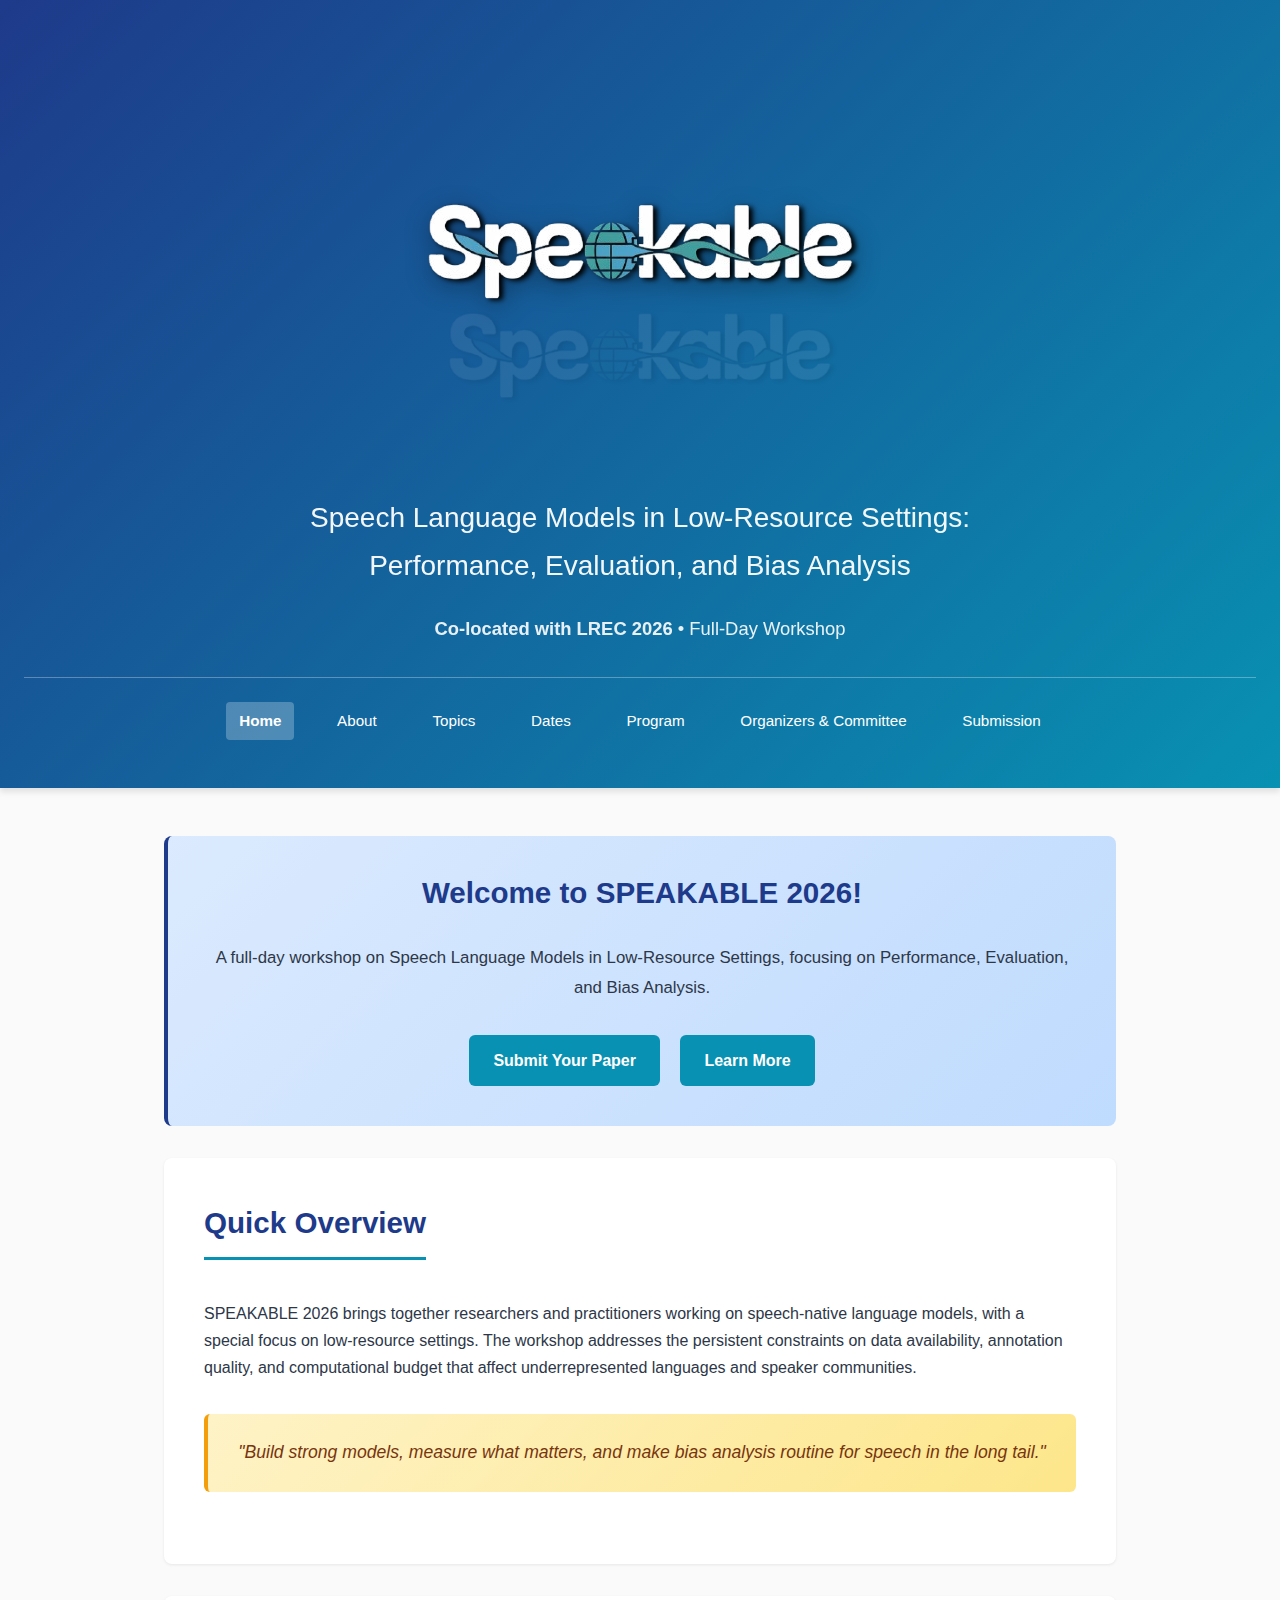
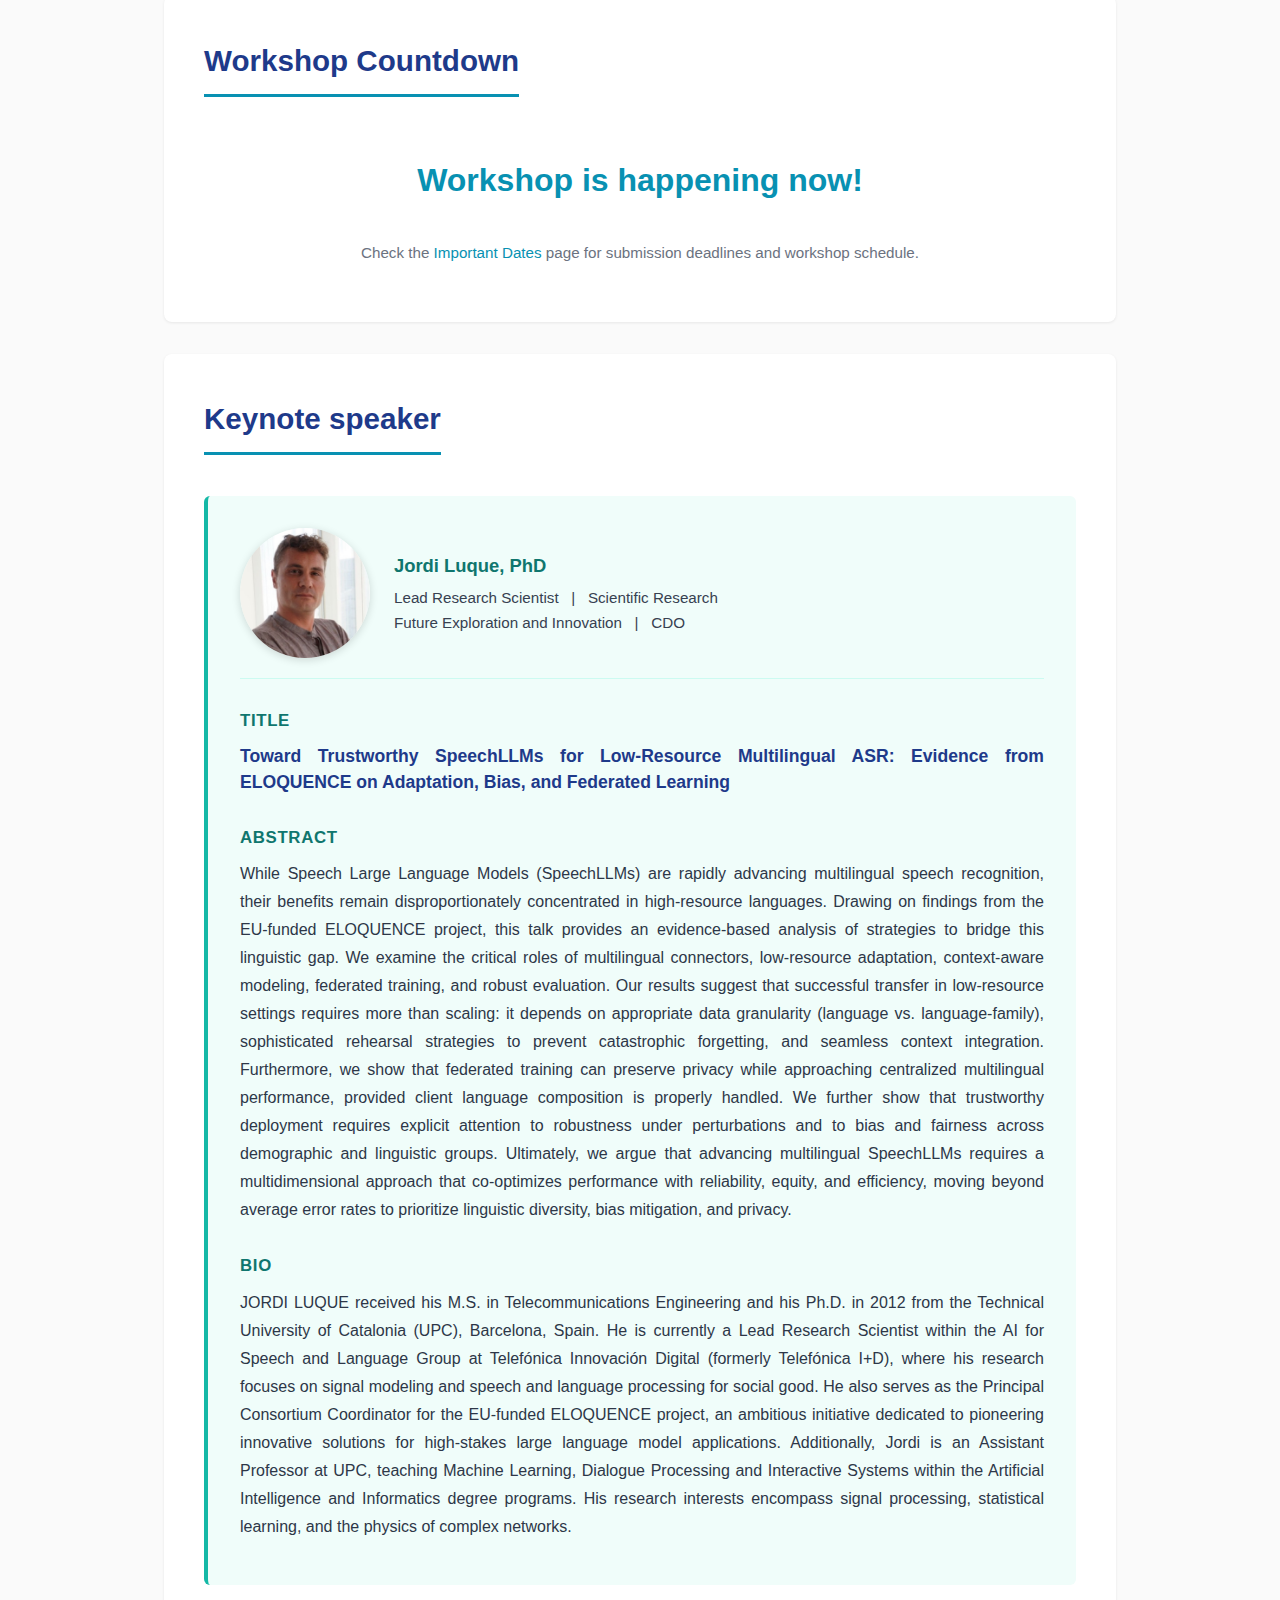
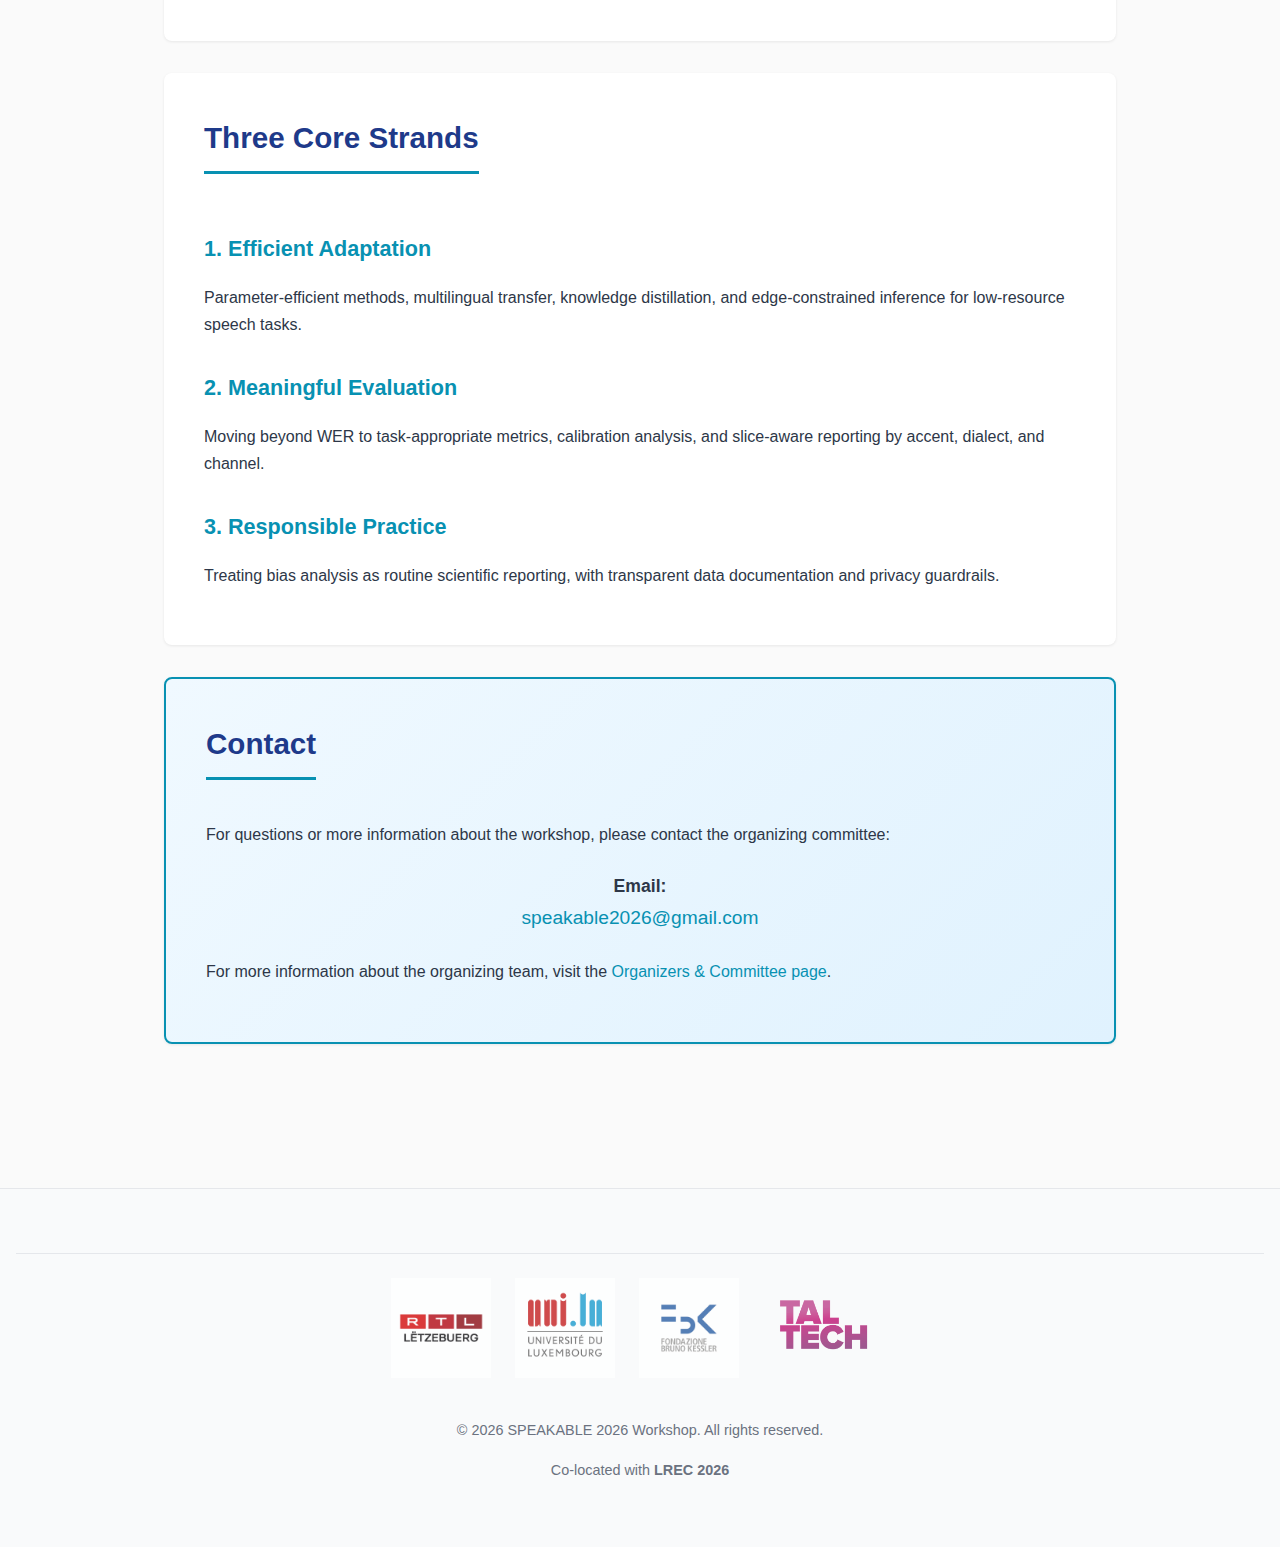
<file: index.html>
<!DOCTYPE html>
<html lang="en">
<head>
  <meta charset="UTF-8" />
  <title>SPEAKABLE 2026 – Speech Language Models in Low-Resource Settings</title>
  <meta name="viewport" content="width=device-width, initial-scale=1" />
  <meta name="description" content="SPEAKABLE 2026: Workshop on Speech Language Models in Low-Resource Settings - Performance, Evaluation, and Bias Analysis. Co-located with LREC 2026." />
  <link rel="stylesheet" href="style.css" />
</head>
<body>
  <!-- Nav matches all pages (incl. Program); hard-refresh if menu looks outdated -->
  <header>
    <a href="index.html" class="logo-link">
      <img src="workshoplogo-removebg-preview.png" alt="SPEAKABLE 2026 Logo" class="workshop-logo">
    </a>
    <p class="subtitle">Speech Language Models in Low-Resource Settings:<br/>Performance, Evaluation, and Bias Analysis</p>
    <p class="meta"><strong>Co-located with LREC 2026</strong> • Full-Day Workshop</p>
    <nav>
      <a href="index.html" class="active">Home</a>
      <a href="about.html">About</a>
      <a href="topics.html">Topics</a>
      <a href="dates.html">Dates</a>
      <a href="program.html">Program</a>
      <a href="organizers.html">Organizers & Committee</a>
      <a href="submission.html">Submission</a>
    </nav>
  </header>

  <main>
    <div class="welcome-box">
      <h2>Welcome to SPEAKABLE 2026!</h2>
      <p style="font-size: 1.05rem; line-height: 1.8; margin: 1rem 0;">
        A full-day workshop on Speech Language Models in Low-Resource Settings, focusing on Performance, Evaluation, and Bias Analysis.
      </p>
      <div style="margin-top: 1.5rem;">
        <a href="https://softconf.com/lrec2026/SPEAKABLE2026" target="_blank" class="cta-button">Submit Your Paper</a>
        <a href="about.html" class="cta-button">Learn More</a>
      </div>
    </div>

    <section>
      <h2>Quick Overview</h2>
      <p>
        SPEAKABLE 2026 brings together researchers and practitioners working on speech-native language models, with a special focus on low-resource settings. The workshop addresses the persistent constraints on data availability, annotation quality, and computational budget that affect underrepresented languages and speaker communities.
      </p>
      
      <div class="tagline">
        "Build strong models, measure what matters, and make bias analysis routine for speech in the long tail."
      </div>
    </section>

    <section id="countdown-section">
      <h2>Workshop Countdown</h2>
      <div id="countdown" style="text-align: center; font-size: 2rem; color: #0891b2; font-weight: 600; margin: 2rem 0;">
        <div id="countdown-display">Workshop date to be announced</div>
      </div>
      <p style="text-align: center; color: #6b7280; font-size: 0.95rem;">
        Check the <a href="dates.html">Important Dates</a> page for submission deadlines and workshop schedule.
      </p>
    </section>

    <section id="keynote-speaker">
      <h2>Keynote speaker</h2>
      <div class="speaker-box keynote-speaker">

        <div class="keynote-header">
          <img src="images/author5.png" alt="Portrait of Jordi Luque" class="keynote-photo" />
          <div class="keynote-header-text">
            <p class="keynote-speaker-name"><strong>Jordi Luque, PhD</strong></p>
            <p class="keynote-speaker-role">Lead Research Scientist &nbsp;&nbsp;|&nbsp;&nbsp; Scientific Research<br/>
            Future Exploration and Innovation &nbsp;&nbsp;|&nbsp;&nbsp; CDO</p>
          </div>
        </div>

        <h3 class="keynote-block-heading">Title</h3>
        <p class="keynote-title-line">Toward Trustworthy SpeechLLMs for Low-Resource Multilingual ASR: Evidence from ELOQUENCE on Adaptation, Bias, and Federated Learning</p>

        <h3 class="keynote-block-heading">Abstract</h3>
        <p class="keynote-body-text">While Speech Large Language Models (SpeechLLMs) are rapidly advancing multilingual speech recognition, their benefits remain disproportionately concentrated in high-resource languages. Drawing on findings from the EU-funded ELOQUENCE project, this talk provides an evidence-based analysis of strategies to bridge this linguistic gap. We examine the critical roles of multilingual connectors, low-resource adaptation, context-aware modeling, federated training, and robust evaluation. Our results suggest that successful transfer in low-resource settings requires more than scaling: it depends on appropriate data granularity (language vs. language-family), sophisticated rehearsal strategies to prevent catastrophic forgetting, and seamless context integration. Furthermore, we show that federated training can preserve privacy while approaching centralized multilingual performance, provided client language composition is properly handled. We further show that trustworthy deployment requires explicit attention to robustness under perturbations and to bias and fairness across demographic and linguistic groups. Ultimately, we argue that advancing multilingual SpeechLLMs requires a multidimensional approach that co-optimizes performance with reliability, equity, and efficiency, moving beyond average error rates to prioritize linguistic diversity, bias mitigation, and privacy.</p>

        <h3 class="keynote-block-heading">Bio</h3>
        <p class="keynote-body-text">JORDI LUQUE received his M.S. in Telecommunications Engineering and his Ph.D. in 2012 from the Technical University of Catalonia (UPC), Barcelona, Spain. He is currently a Lead Research Scientist within the AI for Speech and Language Group at Telefónica Innovación Digital (formerly Telefónica I+D), where his research focuses on signal modeling and speech and language processing for social good. He also serves as the Principal Consortium Coordinator for the EU-funded ELOQUENCE project, an ambitious initiative dedicated to pioneering innovative solutions for high-stakes large language model applications. Additionally, Jordi is an Assistant Professor at UPC, teaching Machine Learning, Dialogue Processing and Interactive Systems within the Artificial Intelligence and Informatics degree programs. His research interests encompass signal processing, statistical learning, and the physics of complex networks.</p>

      </div>
    </section>

    <section>
      <h2>Three Core Strands</h2>
      <div style="margin-top: 1.5rem;">
        <h3>1. Efficient Adaptation</h3>
        <p>Parameter-efficient methods, multilingual transfer, knowledge distillation, and edge-constrained inference for low-resource speech tasks.</p>
        
        <h3>2. Meaningful Evaluation</h3>
        <p>Moving beyond WER to task-appropriate metrics, calibration analysis, and slice-aware reporting by accent, dialect, and channel.</p>
        
        <h3>3. Responsible Practice</h3>
        <p>Treating bias analysis as routine scientific reporting, with transparent data documentation and privacy guardrails.</p>
      </div>
    </section>

    <section id="contact-section">
      <h2>Contact</h2>
      <p>For questions or more information about the workshop, please contact the organizing committee:</p>
      <div style="margin-top: 1.5rem; text-align: center;">
        <p style="font-size: 1.1rem;"><strong>Email:</strong><br/>
        <a href="mailto:speakable2026@gmail.com" style="font-size: 1.2rem;">speakable2026@gmail.com</a></p>
      </div>
      <p style="margin-top: 1.5rem;">
        For more information about the organizing team, visit the <a href="organizers.html">Organizers & Committee page</a>.
      </p>
    </section>
  </main>

  <footer>
    <div class="university-logos">
      <div class="logos-container">
        <img src="images/rtllogo.png" alt="RTL" class="university-logo">
        <img src="images/UNI_logo_transparent_260.png" alt="University of Luxembourg" class="university-logo">
        <img src="images/FBK-logo.png" alt="Fondazione Bruno Kessler" class="university-logo">
        <img src="images/Logo_veeb_esitlus.png" alt="Tallinn University of Technology" class="university-logo">
      </div>
    </div>
    <p>&copy; <span id="year"></span> SPEAKABLE 2026 Workshop. All rights reserved.</p>
    <p>Co-located with <strong>LREC 2026</strong></p>
  </footer>

  <script>
    document.getElementById("year").textContent = new Date().getFullYear();
    
    // Countdown timer
    // Set your workshop date here (format: YYYY-MM-DD)
    const workshopDate = new Date('2026-05-11T09:00:00+02:00'); // May 11, 2026, 09:00 Palma (CEST)
    
    if (workshopDate) {
      function updateCountdown() {
        const now = new Date().getTime();
        const distance = workshopDate - now;
        
        if (distance < 0) {
          document.getElementById('countdown-display').innerHTML = "Workshop is happening now!";
          return;
        }
        
        const days = Math.floor(distance / (1000 * 60 * 60 * 24));
        const hours = Math.floor((distance % (1000 * 60 * 60 * 24)) / (1000 * 60 * 60));
        const minutes = Math.floor((distance % (1000 * 60 * 60)) / (1000 * 60));
        const seconds = Math.floor((distance % (1000 * 60)) / 1000);
        
        document.getElementById('countdown-display').innerHTML = 
          `<div style="display: flex; justify-content: center; gap: 2rem; flex-wrap: wrap;">
            <div><span style="font-size: 3rem; display: block;">${days}</span><span style="font-size: 1rem; color: #6b7280;">Days</span></div>
            <div><span style="font-size: 3rem; display: block;">${hours}</span><span style="font-size: 1rem; color: #6b7280;">Hours</span></div>
            <div><span style="font-size: 3rem; display: block;">${minutes}</span><span style="font-size: 1rem; color: #6b7280;">Minutes</span></div>
            <div><span style="font-size: 3rem; display: block;">${seconds}</span><span style="font-size: 1rem; color: #6b7280;">Seconds</span></div>
          </div>`;
      }
      
      updateCountdown();
      setInterval(updateCountdown, 1000);
    }
  </script>
</body>
</html>
<!-- Force rebuild Fri Dec  5 13:17:03 CET 2025 -->
</file>
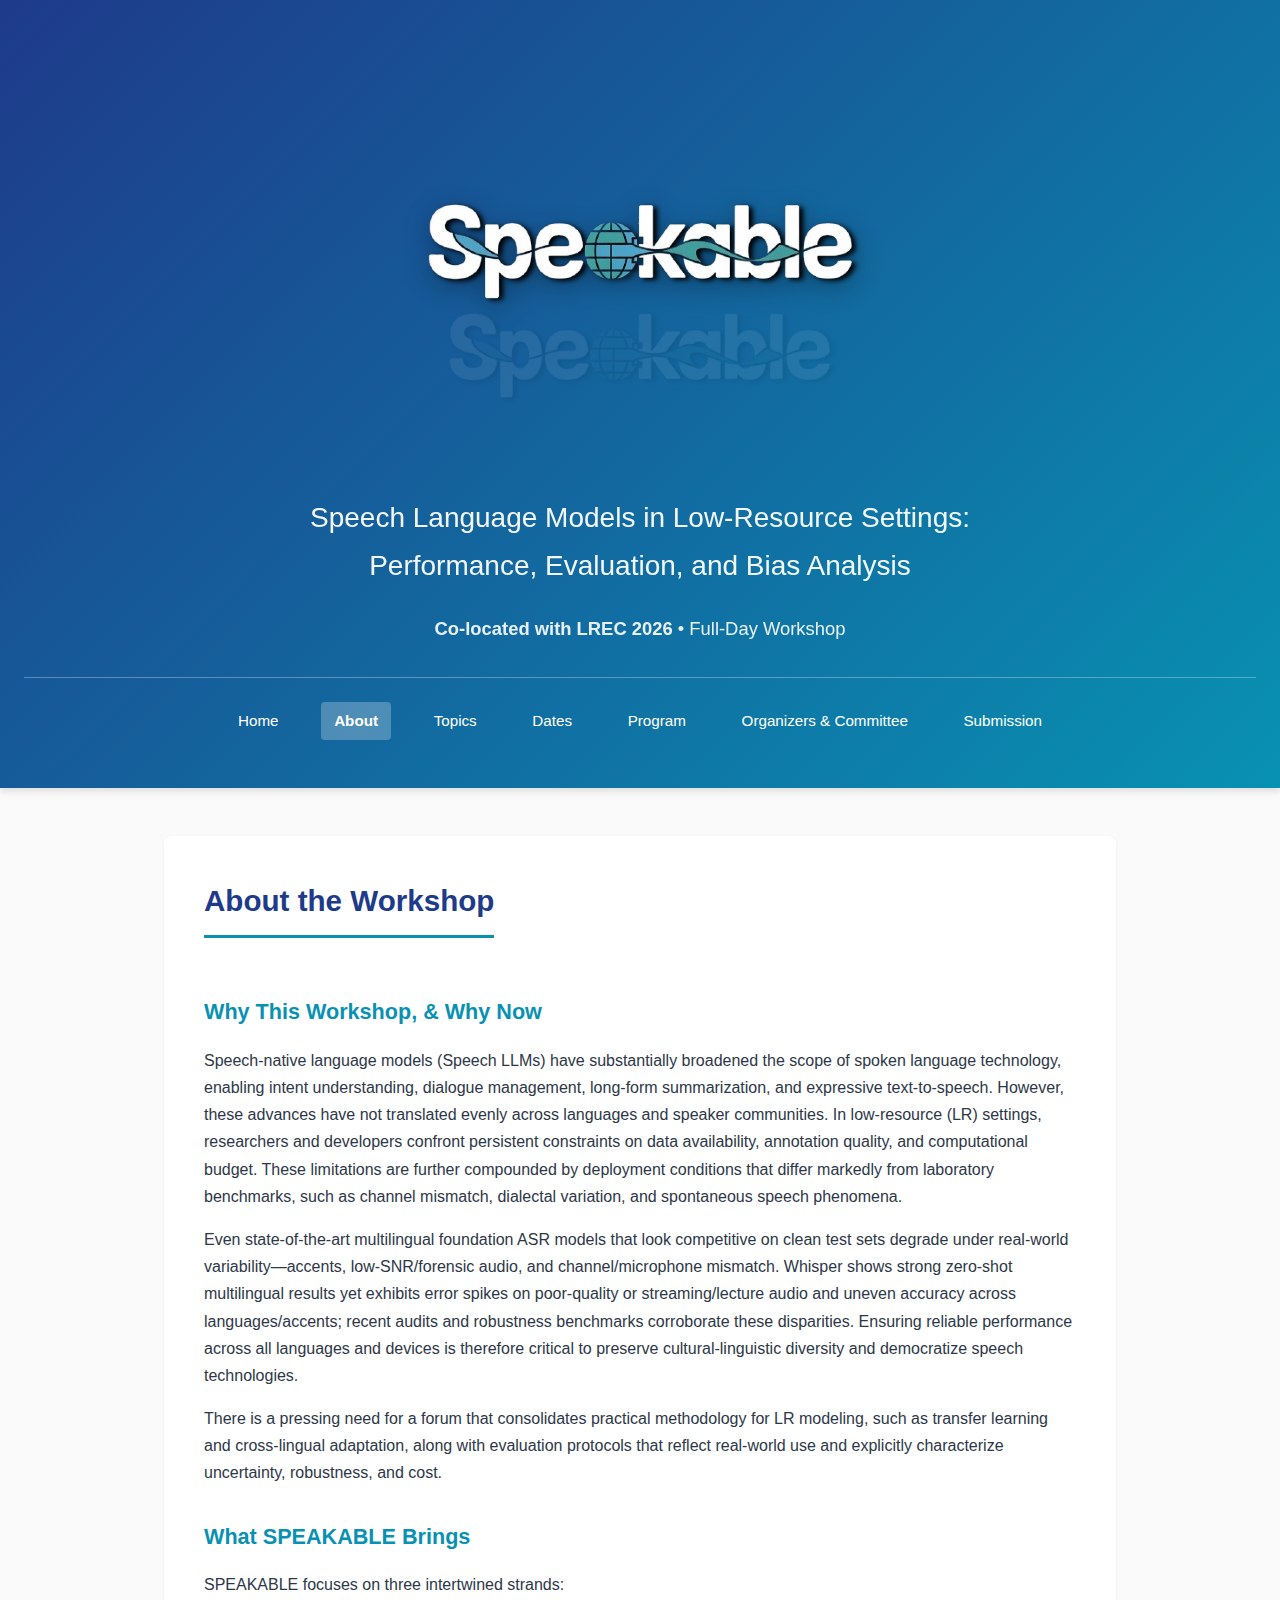
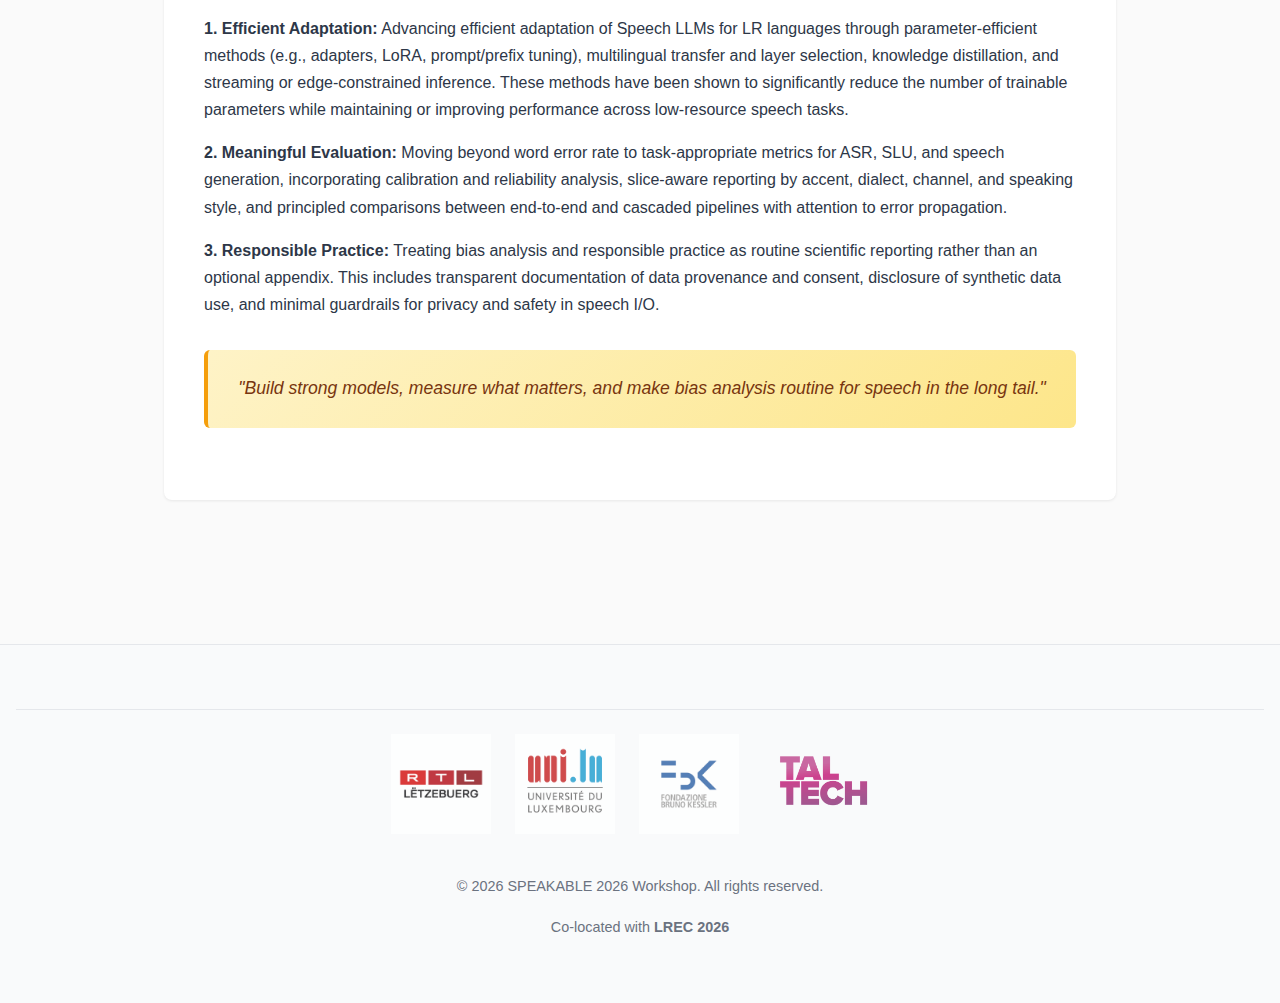
<file: about.html>
<!DOCTYPE html>
<html lang="en">
<head>
  <meta charset="UTF-8" />
  <title>About – SPEAKABLE 2026</title>
  <meta name="viewport" content="width=device-width, initial-scale=1" />
  <meta name="description" content="About SPEAKABLE 2026 Workshop" />
  <link rel="stylesheet" href="style.css" />
</head>
<body>
  <header>
    <a href="index.html" class="logo-link">
      <img src="workshoplogo-removebg-preview.png" alt="SPEAKABLE 2026 Logo" class="workshop-logo">
    </a>
    <p class="subtitle">Speech Language Models in Low-Resource Settings:<br/>Performance, Evaluation, and Bias Analysis</p>
    <p class="meta"><strong>Co-located with LREC 2026</strong> • Full-Day Workshop</p>
    <nav>
      <a href="index.html">Home</a>
      <a href="about.html" class="active">About</a>
      <a href="topics.html">Topics</a>
      <a href="dates.html">Dates</a>
      <a href="program.html">Program</a>
      <a href="organizers.html">Organizers & Committee</a>
      <a href="submission.html">Submission</a>
    </nav>
  </header>

  <main>
    <section>
      <h2>About the Workshop</h2>
      
      <h3>Why This Workshop, & Why Now</h3>
      <p>
        Speech-native language models (Speech LLMs) have substantially broadened the scope of spoken language technology, enabling intent understanding, dialogue management, long-form summarization, and expressive text-to-speech. However, these advances have not translated evenly across languages and speaker communities. In low-resource (LR) settings, researchers and developers confront persistent constraints on data availability, annotation quality, and computational budget. These limitations are further compounded by deployment conditions that differ markedly from laboratory benchmarks, such as channel mismatch, dialectal variation, and spontaneous speech phenomena.
      </p>
      
      <p>
        Even state-of-the-art multilingual foundation ASR models that look competitive on clean test sets degrade under real-world variability—accents, low-SNR/forensic audio, and channel/microphone mismatch. Whisper shows strong zero-shot multilingual results yet exhibits error spikes on poor-quality or streaming/lecture audio and uneven accuracy across languages/accents; recent audits and robustness benchmarks corroborate these disparities. Ensuring reliable performance across all languages and devices is therefore critical to preserve cultural-linguistic diversity and democratize speech technologies.
      </p>
      
      <p>
        There is a pressing need for a forum that consolidates practical methodology for LR modeling, such as transfer learning and cross-lingual adaptation, along with evaluation protocols that reflect real-world use and explicitly characterize uncertainty, robustness, and cost.
      </p>
      
      <h3>What SPEAKABLE Brings</h3>
      <p>SPEAKABLE focuses on three intertwined strands:</p>
      
      <p><strong>1. Efficient Adaptation:</strong> Advancing efficient adaptation of Speech LLMs for LR languages through parameter-efficient methods (e.g., adapters, LoRA, prompt/prefix tuning), multilingual transfer and layer selection, knowledge distillation, and streaming or edge-constrained inference. These methods have been shown to significantly reduce the number of trainable parameters while maintaining or improving performance across low-resource speech tasks.</p>
      
      <p><strong>2. Meaningful Evaluation:</strong> Moving beyond word error rate to task-appropriate metrics for ASR, SLU, and speech generation, incorporating calibration and reliability analysis, slice-aware reporting by accent, dialect, channel, and speaking style, and principled comparisons between end-to-end and cascaded pipelines with attention to error propagation.</p>
      
      <p><strong>3. Responsible Practice:</strong> Treating bias analysis and responsible practice as routine scientific reporting rather than an optional appendix. This includes transparent documentation of data provenance and consent, disclosure of synthetic data use, and minimal guardrails for privacy and safety in speech I/O.</p>
      
      <div class="tagline">
        "Build strong models, measure what matters, and make bias analysis routine for speech in the long tail."
      </div>
    </section>
  </main>

  <footer>
    <div class="university-logos">
      <div class="logos-container">
        <img src="images/rtllogo.png" alt="RTL" class="university-logo">
        <img src="images/UNI_logo_transparent_260.png" alt="University of Luxembourg" class="university-logo">
        <img src="images/FBK-logo.png" alt="Fondazione Bruno Kessler" class="university-logo">
        <img src="images/Logo_veeb_esitlus.png" alt="Tallinn University of Technology" class="university-logo">
      </div>
    </div>
    <p>&copy; <span id="year"></span> SPEAKABLE 2026 Workshop. All rights reserved.</p>
    <p>Co-located with <strong>LREC 2026</strong></p>
  </footer>

  <script>
    document.getElementById("year").textContent = new Date().getFullYear();
  </script>
</body>
</html>
</file>
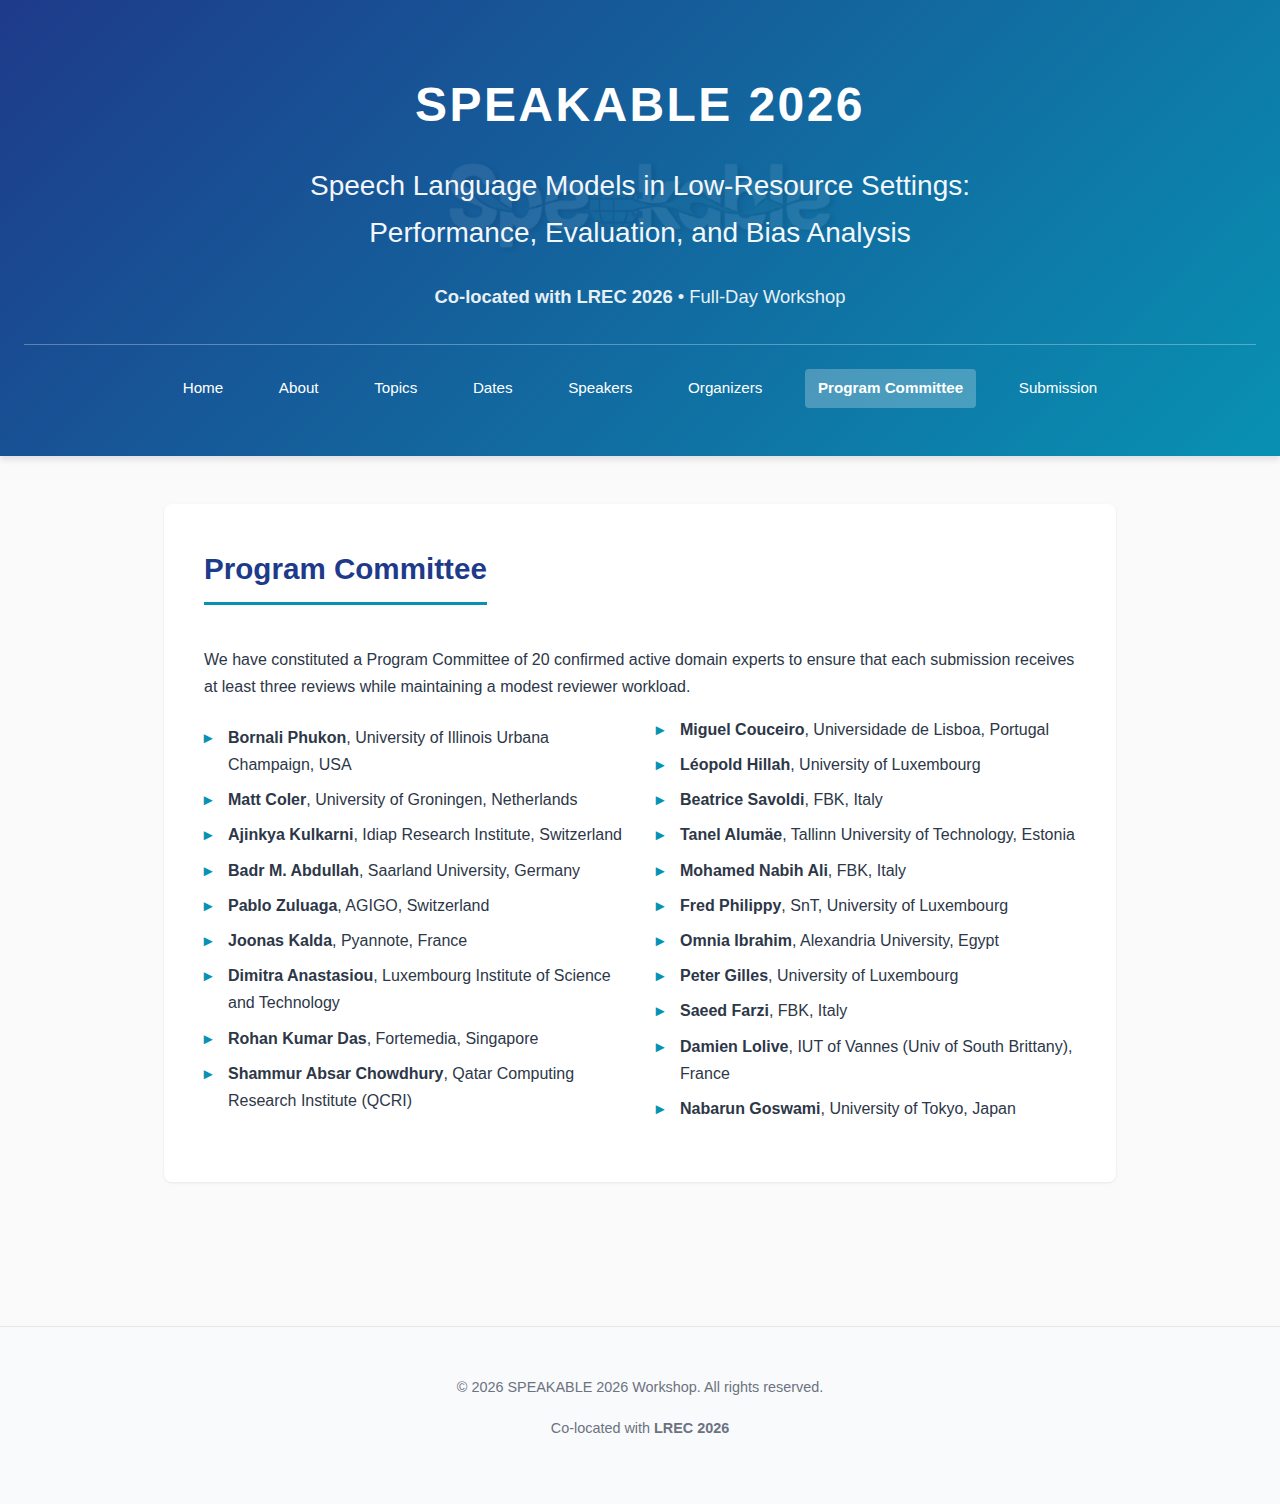
<file: committee.html>
<!DOCTYPE html>
<html lang="en">
<head>
  <meta charset="UTF-8" />
  <title>Program Committee – SPEAKABLE 2026</title>
  <meta name="viewport" content="width=device-width, initial-scale=1" />
  <meta name="description" content="Program Committee for SPEAKABLE 2026" />
  <link rel="stylesheet" href="style.css" />
</head>
<body>
  <header>
    <h1><a href="index.html" style="color: inherit; text-decoration: none;">SPEAKABLE 2026</a></h1>
    <p class="subtitle">Speech Language Models in Low-Resource Settings:<br/>Performance, Evaluation, and Bias Analysis</p>
    <p class="meta"><strong>Co-located with LREC 2026</strong> • Full-Day Workshop</p>
    <nav>
      <a href="index.html">Home</a>
      <a href="about.html">About</a>
      <a href="topics.html">Topics</a>
      <a href="dates.html">Dates</a>
      <a href="speakers.html">Speakers</a>
      <a href="organizers.html">Organizers</a>
      <a href="committee.html" class="active">Program Committee</a>
      <a href="submission.html">Submission</a>
    </nav>
  </header>

  <main>
    <section>
      <h2>Program Committee</h2>
      <p>We have constituted a Program Committee of 20 confirmed active domain experts to ensure that each submission receives at least three reviews while maintaining a modest reviewer workload.</p>
      <ul class="pc-list">
        <li><strong>Bornali Phukon</strong>, University of Illinois Urbana Champaign, USA</li>
        <li><strong>Matt Coler</strong>, University of Groningen, Netherlands</li>
        <li><strong>Ajinkya Kulkarni</strong>, Idiap Research Institute, Switzerland</li>
        <li><strong>Badr M. Abdullah</strong>, Saarland University, Germany</li>
        <li><strong>Pablo Zuluaga</strong>, AGIGO, Switzerland</li>
        <li><strong>Joonas Kalda</strong>, Pyannote, France</li>
        <li><strong>Dimitra Anastasiou</strong>, Luxembourg Institute of Science and Technology</li>
        <li><strong>Rohan Kumar Das</strong>, Fortemedia, Singapore</li>
        <li><strong>Shammur Absar Chowdhury</strong>, Qatar Computing Research Institute (QCRI)</li>
        <li><strong>Miguel Couceiro</strong>, Universidade de Lisboa, Portugal</li>
        <li><strong>Léopold Hillah</strong>, University of Luxembourg</li>
        <li><strong>Beatrice Savoldi</strong>, FBK, Italy</li>
        <li><strong>Tanel Alumäe</strong>, Tallinn University of Technology, Estonia</li>
        <li><strong>Mohamed Nabih Ali</strong>, FBK, Italy</li>
        <li><strong>Fred Philippy</strong>, SnT, University of Luxembourg</li>
        <li><strong>Omnia Ibrahim</strong>, Alexandria University, Egypt</li>
        <li><strong>Peter Gilles</strong>, University of Luxembourg</li>
        <li><strong>Saeed Farzi</strong>, FBK, Italy</li>
        <li><strong>Damien Lolive</strong>, IUT of Vannes (Univ of South Brittany), France</li>
        <li><strong>Nabarun Goswami</strong>, University of Tokyo, Japan</li>
      </ul>
    </section>
  </main>

  <footer>
    <p>&copy; <span id="year"></span> SPEAKABLE 2026 Workshop. All rights reserved.</p>
    <p>Co-located with <strong>LREC 2026</strong></p>
  </footer>

  <script>
    document.getElementById("year").textContent = new Date().getFullYear();
  </script>
</body>
</html>
</file>
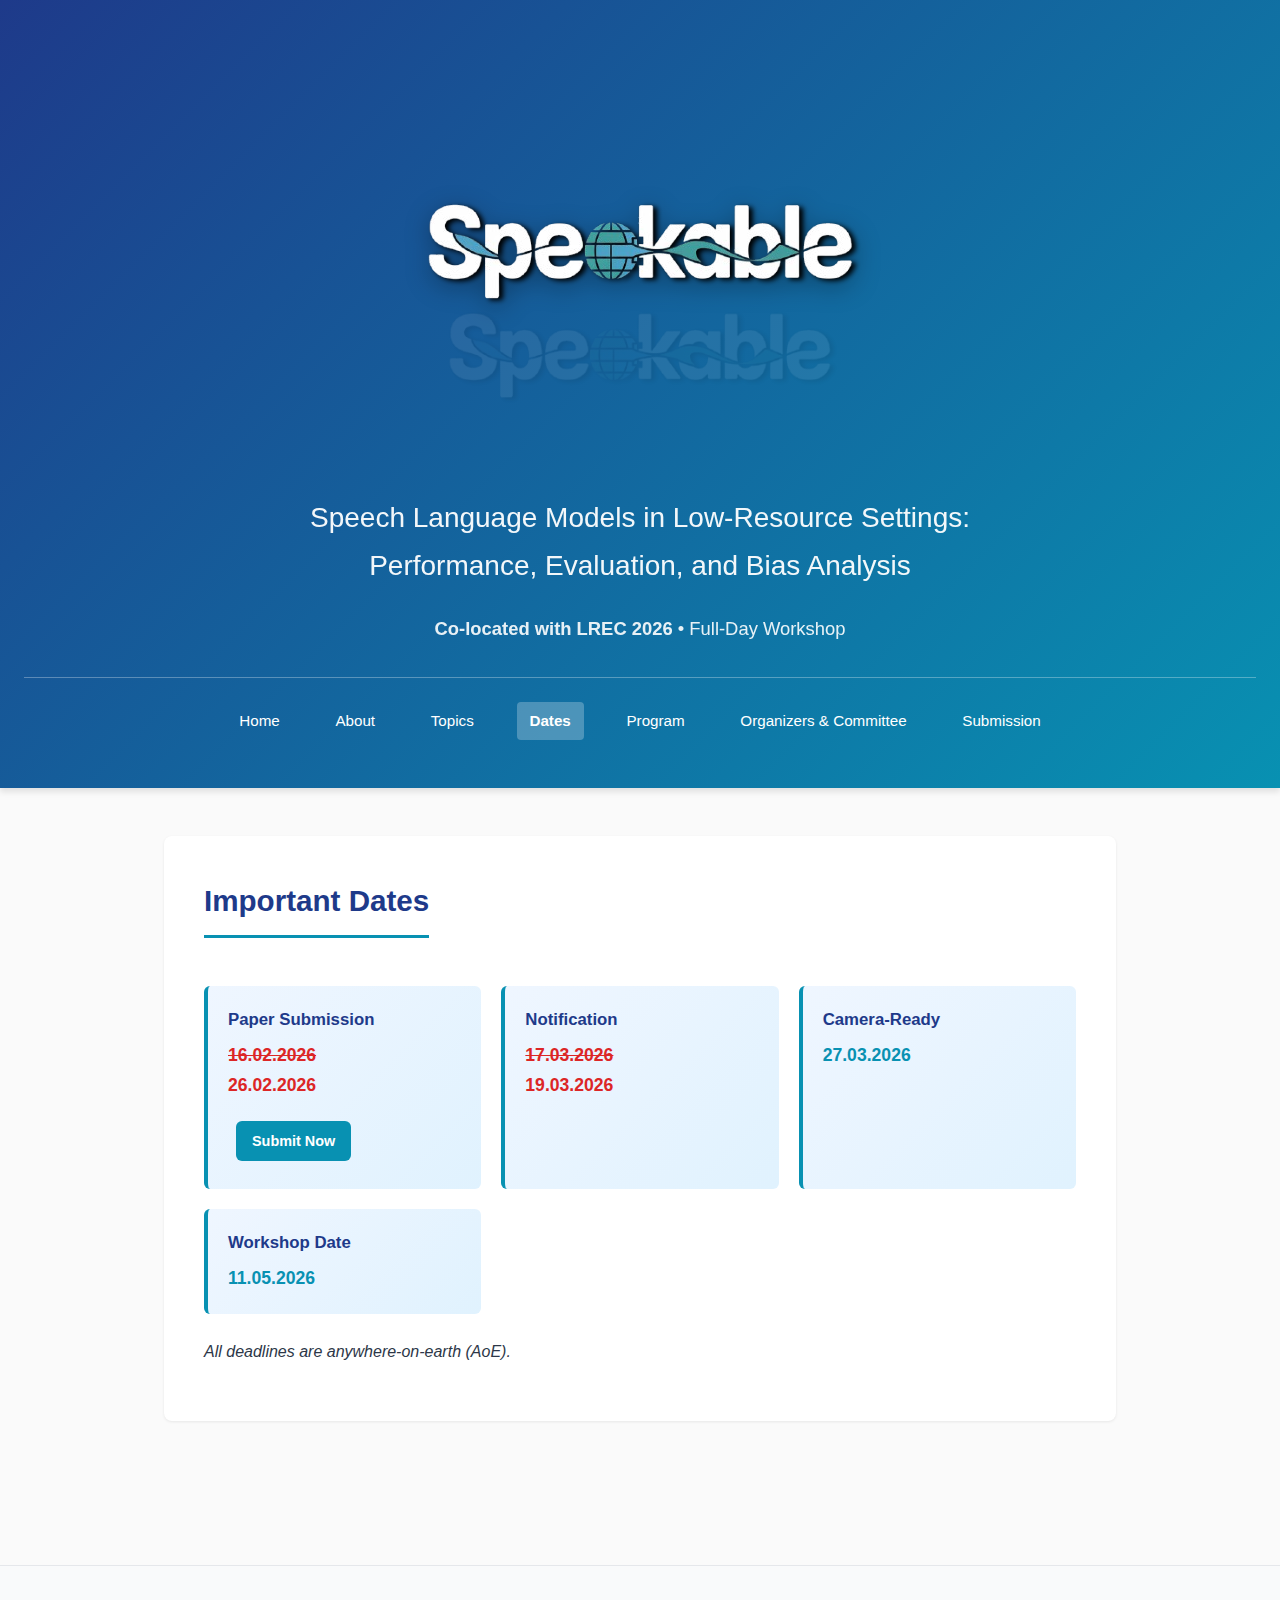
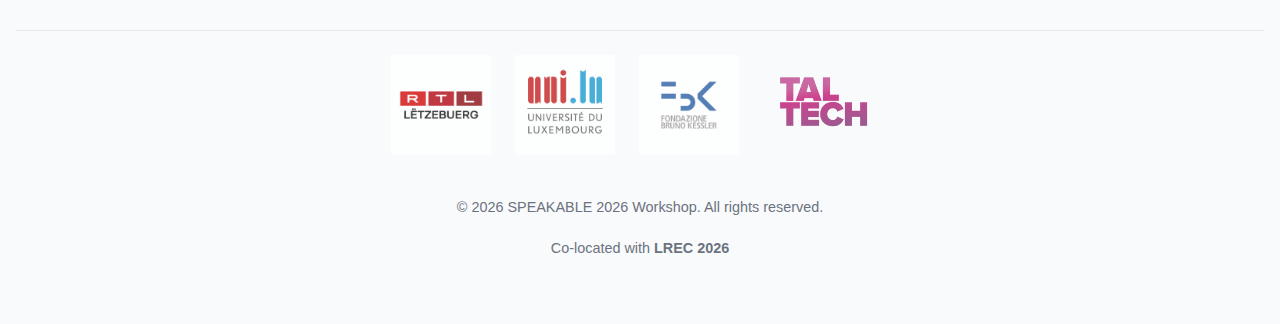
<file: dates.html>
<!DOCTYPE html>
<html lang="en">
<head>
  <meta charset="UTF-8" />
  <title>Important Dates – SPEAKABLE 2026</title>
  <meta name="viewport" content="width=device-width, initial-scale=1" />
  <meta name="description" content="Important Dates for SPEAKABLE 2026" />
  <link rel="stylesheet" href="style.css" />
</head>
<body>
  <header>
    <a href="index.html" class="logo-link">
      <img src="workshoplogo-removebg-preview.png" alt="SPEAKABLE 2026 Logo" class="workshop-logo">
    </a>
    <p class="subtitle">Speech Language Models in Low-Resource Settings:<br/>Performance, Evaluation, and Bias Analysis</p>
    <p class="meta"><strong>Co-located with LREC 2026</strong> • Full-Day Workshop</p>
    <nav>
      <a href="index.html">Home</a>
      <a href="about.html">About</a>
      <a href="topics.html">Topics</a>
      <a href="dates.html" class="active">Dates</a>
      <a href="program.html">Program</a>
      <a href="organizers.html">Organizers & Committee</a>
      <a href="submission.html">Submission</a>
    </nav>
  </header>

  <main>
    <section>
      <h2>Important Dates</h2>
      <div class="dates-grid">
        <div class="date-box">
          <strong>Paper Submission</strong>
          <div class="date"><span style="text-decoration: line-through; color: #dc2626;">16.02.2026</span></div>
          <div class="date" style="color: #dc2626; font-weight: 700;">26.02.2026</div>
          <div style="margin-top: 0.75rem;">
            <a href="https://softconf.com/lrec2026/SPEAKABLE2026" target="_blank" class="cta-button" style="font-size: 0.9rem; padding: 0.5rem 1rem;">Submit Now</a>
          </div>
        </div>
        <div class="date-box">
          <strong>Notification</strong>
          <div class="date"><span style="text-decoration: line-through; color: #dc2626;">17.03.2026</span></div>
          <div class="date" style="color: #dc2626; font-weight: 700;">19.03.2026</div>
        </div>
        <div class="date-box">
          <strong>Camera-Ready</strong>
          <div class="date">27.03.2026</div>
        </div>
        <div class="date-box">
          <strong>Workshop Date</strong>
          <div class="date">11.05.2026</div>
        </div>
      </div>
      <p style="margin-top: 1.5rem;"><em>All deadlines are anywhere-on-earth (AoE).</em></p>
    </section>
  </main>

  <footer>
    <div class="university-logos">
      <div class="logos-container">
        <img src="images/rtllogo.png" alt="RTL" class="university-logo">
        <img src="images/UNI_logo_transparent_260.png" alt="University of Luxembourg" class="university-logo">
        <img src="images/FBK-logo.png" alt="Fondazione Bruno Kessler" class="university-logo">
        <img src="images/Logo_veeb_esitlus.png" alt="Tallinn University of Technology" class="university-logo">
      </div>
    </div>
    <p>&copy; <span id="year"></span> SPEAKABLE 2026 Workshop. All rights reserved.</p>
    <p>Co-located with <strong>LREC 2026</strong></p>
  </footer>

  <script>
    document.getElementById("year").textContent = new Date().getFullYear();
  </script>
</body>
</html>
</file>
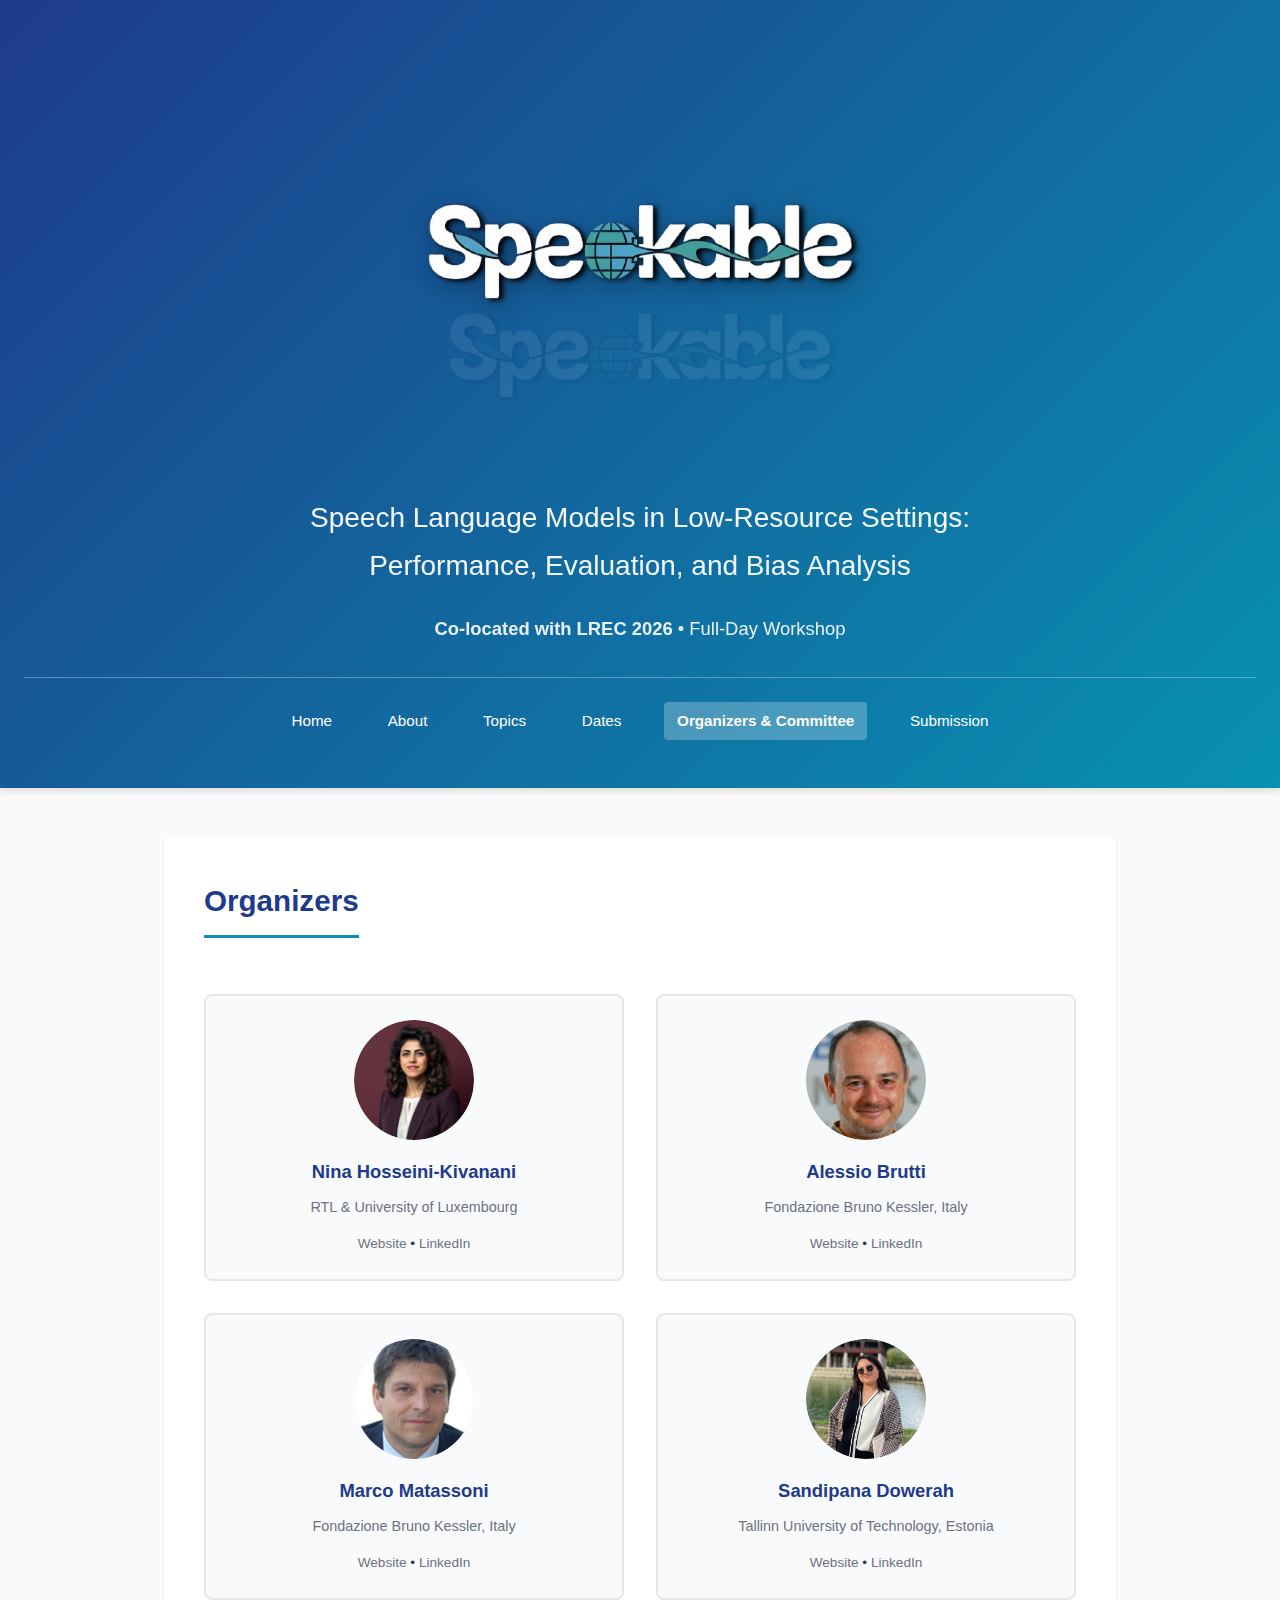
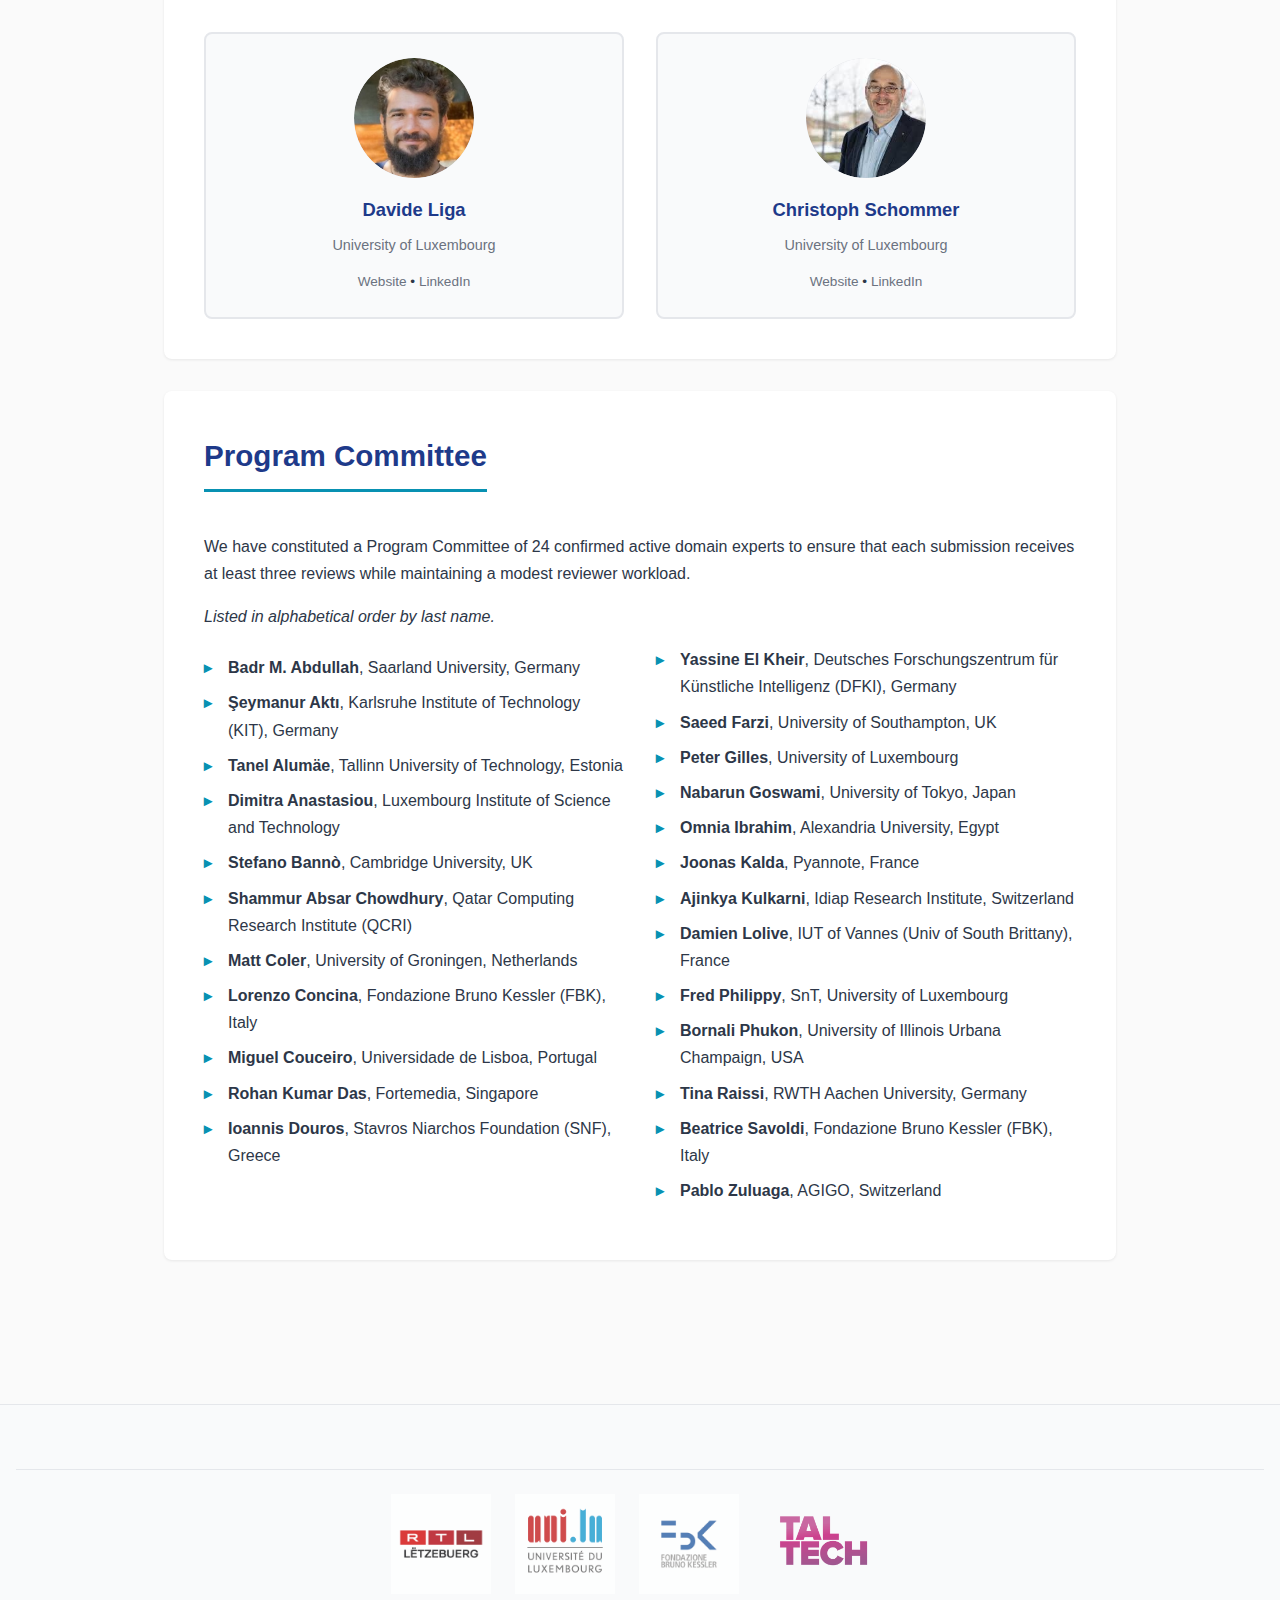
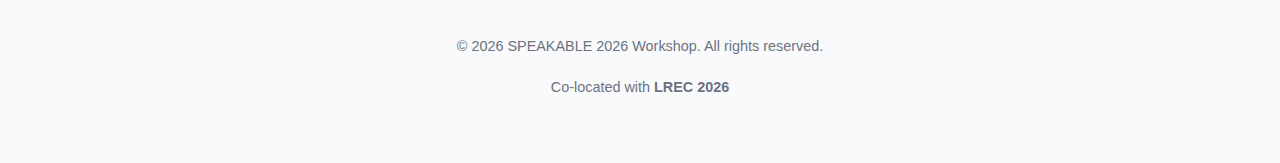
<file: organizers.html>
<!DOCTYPE html>
<html lang="en">
<head>
  <meta charset="UTF-8" />
  <title>Organizers & Committee – SPEAKABLE 2026</title>
  <meta name="viewport" content="width=device-width, initial-scale=1" />
  <meta name="description" content="Organizers and Program Committee of SPEAKABLE 2026" />
  <link rel="stylesheet" href="style.css" />
</head>
<body>
  <header>
    <a href="index.html" class="logo-link">
      <img src="workshoplogo-removebg-preview.png" alt="SPEAKABLE 2026 Logo" class="workshop-logo">
    </a>
    <p class="subtitle">Speech Language Models in Low-Resource Settings:<br/>Performance, Evaluation, and Bias Analysis</p>
    <p class="meta"><strong>Co-located with LREC 2026</strong> • Full-Day Workshop</p>
    <nav>
      <a href="index.html">Home</a>
      <a href="about.html">About</a>
      <a href="topics.html">Topics</a>
      <a href="dates.html">Dates</a>
      <a href="organizers.html" class="active">Organizers & Committee</a>
      <a href="submission.html">Submission</a>
    </nav>
  </header>

  <main>
    <section>
      <h2>Organizers</h2>
      
      <div class="organizers-grid">
        <div class="organizer-card">
          <div class="organizer-photo-placeholder">
            <img src="images/nina.jpg" alt="Nina Hosseini-Kivanani">
          </div>
          <div class="organizer-name">Nina Hosseini-Kivanani</div>
          <div class="organizer-affiliation">RTL & University of Luxembourg</div>
          <div class="organizer-links">
            <a href="https://www.uni.lu/fstm-en/people/nina-hosseini-kivanani/" target="_blank">Website</a> • <a href="https://www.linkedin.com/in/ninahkivanani/" target="_blank">LinkedIn</a>
          </div>
        </div>

        <div class="organizer-card">
          <div class="organizer-photo-placeholder">
            <img src="images/Alessioo_resize.jpg" alt="Alessio Brutti">
          </div>
          <div class="organizer-name">Alessio Brutti</div>
          <div class="organizer-affiliation">Fondazione Bruno Kessler, Italy</div>
          <div class="organizer-links">
            <a href="https://speechtek.fbk.eu" target="_blank">Website</a> • <a href="https://www.linkedin.com/in/alessio-brutti-a9a9362/?originalSubdomain=it" target="_blank">LinkedIn</a>
          </div>
        </div>

        <div class="organizer-card">
          <div class="organizer-photo-placeholder">
            <img src="images/portrait.jpg" alt="Marco Matassoni">
          </div>
          <div class="organizer-name">Marco Matassoni</div>
          <div class="organizer-affiliation">Fondazione Bruno Kessler, Italy</div>
          <div class="organizer-links">
            <a href="https://speechtek.fbk.eu" target="_blank">Website</a> • <a href="https://www.linkedin.com/in/marco-matassoni-5b1a8a139/" target="_blank">LinkedIn</a>
          </div>
        </div>

        <div class="organizer-card">
          <div class="organizer-photo-placeholder">
            <img src="images/Image.jpeg" alt="Sandipana Dowerah">
          </div>
          <div class="organizer-name">Sandipana Dowerah</div>
          <div class="organizer-affiliation">Tallinn University of Technology, Estonia</div>
          <div class="organizer-links">
            <a href="https://www.etis.ee/Portal/Persons/Display/0a9537f2-42a1-400c-bbd0-225fe5a492f5/eng" target="_blank">Website</a> • <a href="https://www.linkedin.com/in/sandipana-dowerah-b3695360/" target="_blank">LinkedIn</a>
          </div>
        </div>

        <div class="organizer-card">
          <div class="organizer-photo-placeholder">
            <img src="images/Davide-Liga.jpg" alt="Davide Liga">
          </div>
          <div class="organizer-name">Davide Liga</div>
          <div class="organizer-affiliation">University of Luxembourg</div>
          <div class="organizer-links">
            <a href="https://www.uni.lu/fstm-en/people/davide-liga/" target="_blank">Website</a> • <a href="https://www.linkedin.com/in/davide-liga/" target="_blank">LinkedIn</a>
          </div>
        </div>

        <div class="organizer-card">
          <div class="organizer-photo-placeholder">
            <img src="images/christoph.jpeg" alt="Christoph Schommer">
          </div>
          <div class="organizer-name">Christoph Schommer</div>
          <div class="organizer-affiliation">University of Luxembourg</div>
          <div class="organizer-links">
            <a href="https://www.uni.lu/fstm-en/people/christoph-schommer/" target="_blank">Website</a> • <a href="https://www.linkedin.com/in/cschommer/" target="_blank">LinkedIn</a>
          </div>
        </div>
      </div>
    </section>

    <section>
      <h2>Program Committee</h2>
      <p>We have constituted a Program Committee of 24 confirmed active domain experts to ensure that each submission receives at least three reviews while maintaining a modest reviewer workload.</p>
      <p><em>Listed in alphabetical order by last name.</em></p>
      <ul class="pc-list">
        <li><strong>Badr M. Abdullah</strong>, Saarland University, Germany</li>
        <li><strong>Şeymanur Aktı</strong>, Karlsruhe Institute of Technology (KIT), Germany</li>
        <li><strong>Tanel Alumäe</strong>, Tallinn University of Technology, Estonia</li>
        <li><strong>Dimitra Anastasiou</strong>, Luxembourg Institute of Science and Technology</li>
        <li><strong>Stefano Bannò</strong>, Cambridge University, UK</li>
        <li><strong>Shammur Absar Chowdhury</strong>, Qatar Computing Research Institute (QCRI)</li>
        <li><strong>Matt Coler</strong>, University of Groningen, Netherlands</li>
        <li><strong>Lorenzo Concina</strong>, Fondazione Bruno Kessler (FBK), Italy</li>
        <li><strong>Miguel Couceiro</strong>, Universidade de Lisboa, Portugal</li>
        <li><strong>Rohan Kumar Das</strong>, Fortemedia, Singapore</li>
        <li><strong>Ioannis Douros</strong>, Stavros Niarchos Foundation (SNF), Greece</li>
        <li><strong>Yassine El Kheir</strong>, Deutsches Forschungszentrum für Künstliche Intelligenz (DFKI), Germany</li>
        <li><strong>Saeed Farzi</strong>, University of Southampton, UK</li>
        <li><strong>Peter Gilles</strong>, University of Luxembourg</li>
        <li><strong>Nabarun Goswami</strong>, University of Tokyo, Japan</li>
        <li><strong>Omnia Ibrahim</strong>, Alexandria University, Egypt</li>
        <li><strong>Joonas Kalda</strong>, Pyannote, France</li>
        <li><strong>Ajinkya Kulkarni</strong>, Idiap Research Institute, Switzerland</li>
        <li><strong>Damien Lolive</strong>, IUT of Vannes (Univ of South Brittany), France</li>
        <li><strong>Fred Philippy</strong>, SnT, University of Luxembourg</li>
        <li><strong>Bornali Phukon</strong>, University of Illinois Urbana Champaign, USA</li>
        <li><strong>Tina Raissi</strong>, RWTH Aachen University, Germany</li>
        <li><strong>Beatrice Savoldi</strong>, Fondazione Bruno Kessler (FBK), Italy</li>
        <li><strong>Pablo Zuluaga</strong>, AGIGO, Switzerland</li>
      </ul>
    </section>
  </main>

  <footer>
    <div class="university-logos">
      <div class="logos-container">
        <img src="images/rtllogo.png" alt="RTL" class="university-logo">
        <img src="images/UNI_logo_transparent_260.png" alt="University of Luxembourg" class="university-logo">
        <img src="images/FBK-logo.png" alt="Fondazione Bruno Kessler" class="university-logo">
        <img src="images/Logo_veeb_esitlus.png" alt="Tallinn University of Technology" class="university-logo">
      </div>
    </div>
    <p>&copy; <span id="year"></span> SPEAKABLE 2026 Workshop. All rights reserved.</p>
    <p>Co-located with <strong>LREC 2026</strong></p>
  </footer>

  <script>
    document.getElementById("year").textContent = new Date().getFullYear();
  </script>
</body>
</html>
</file>
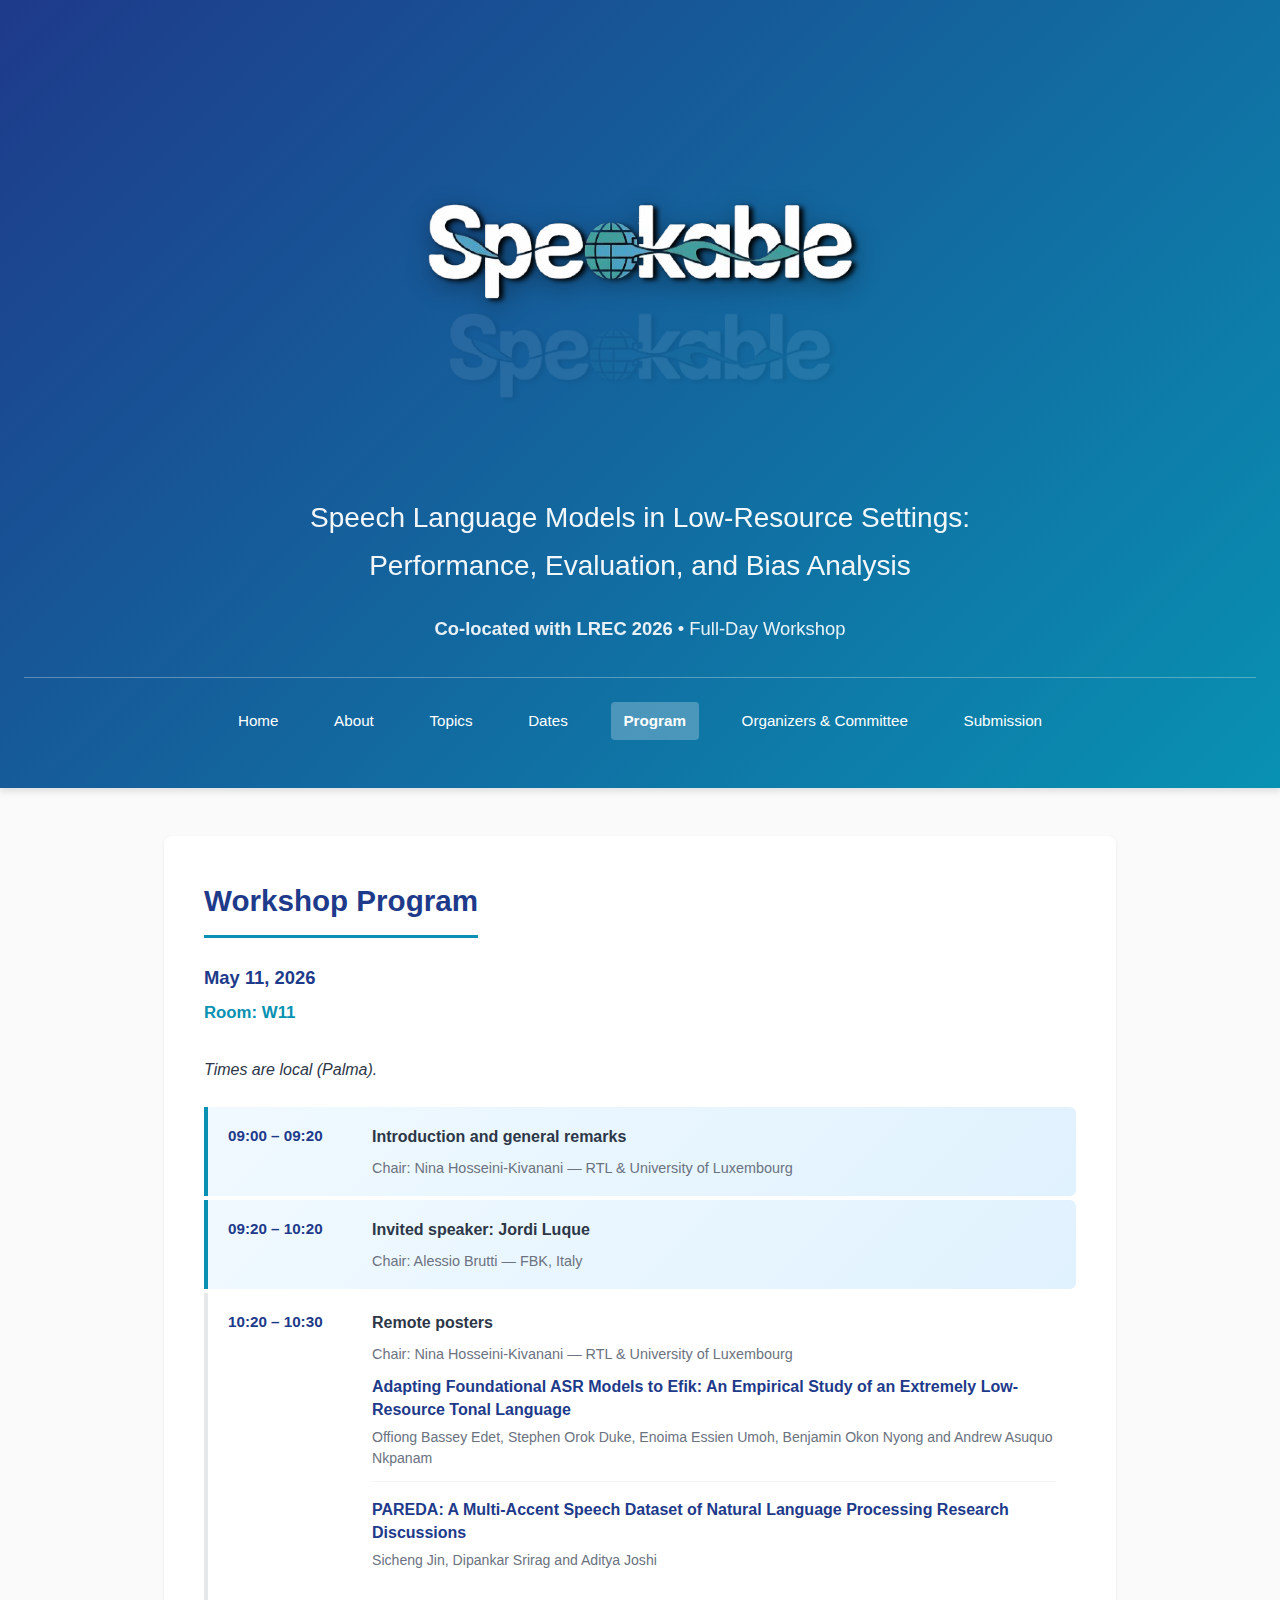
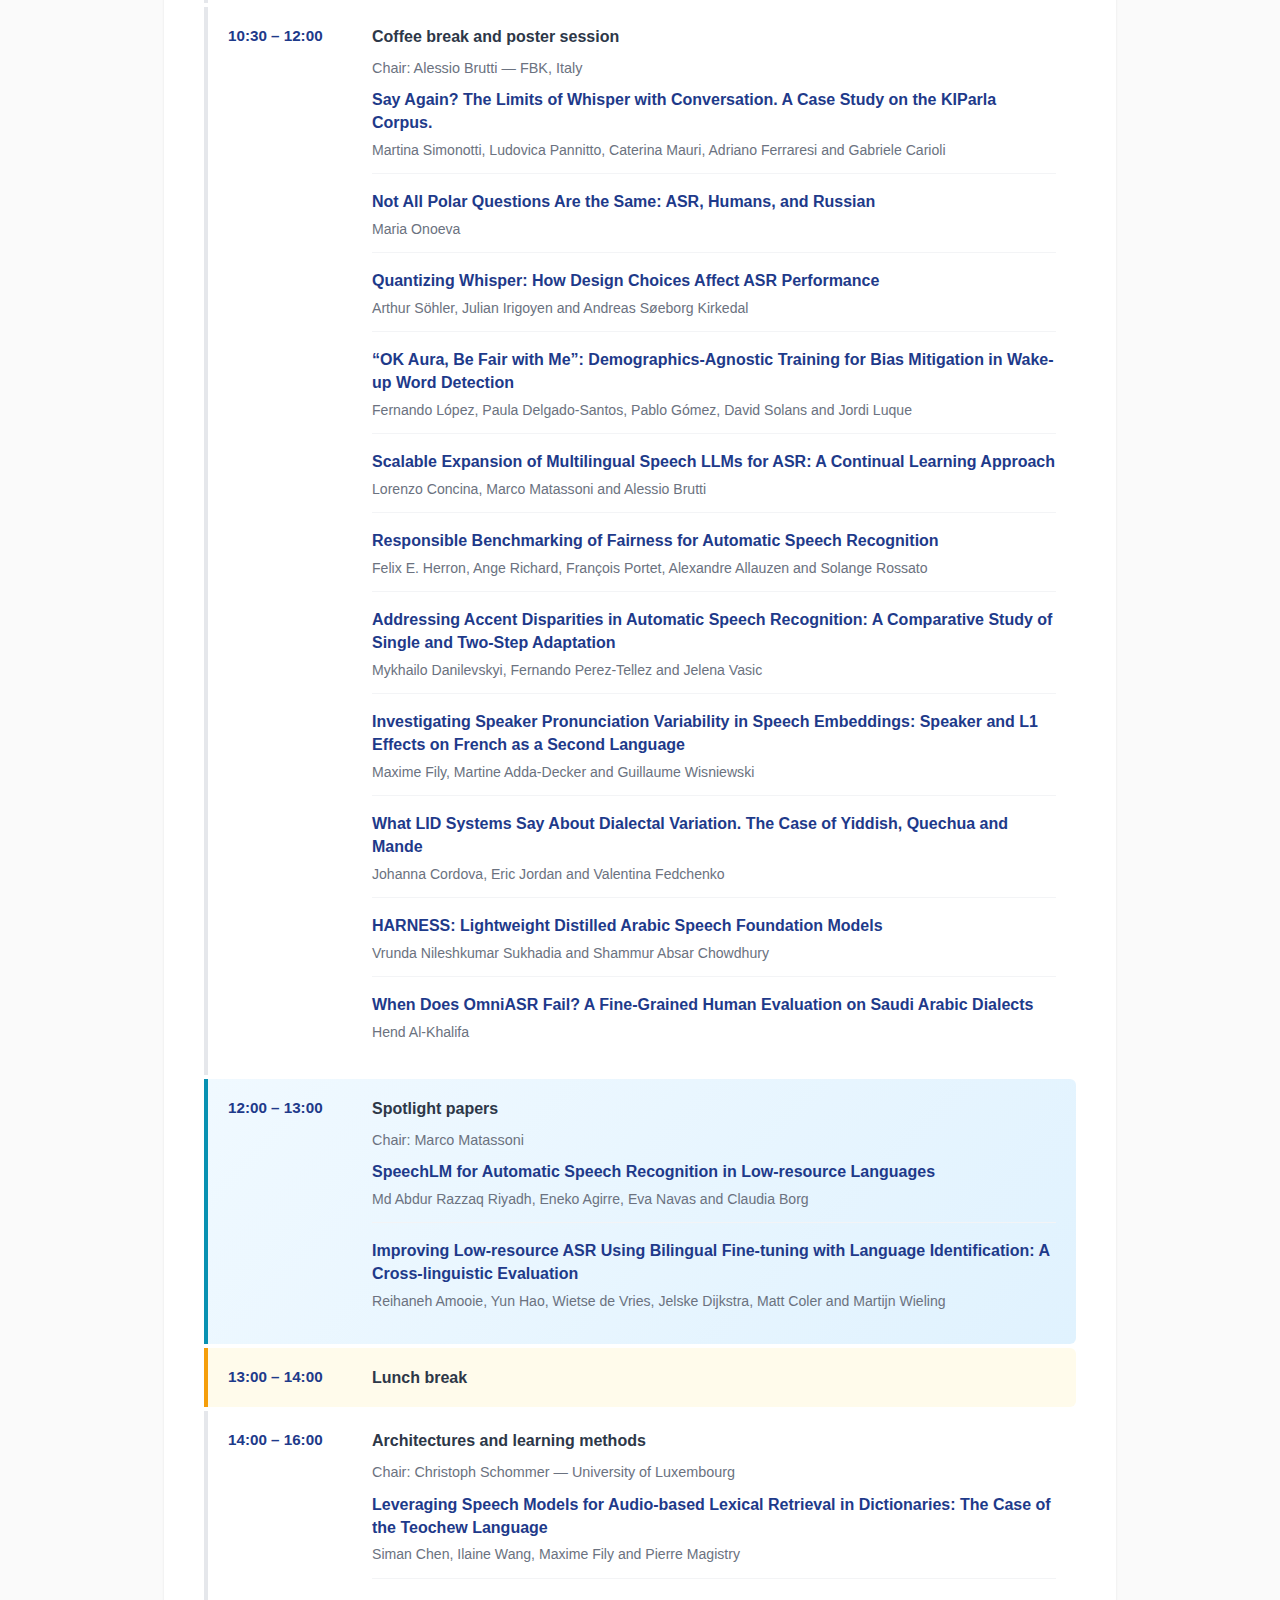
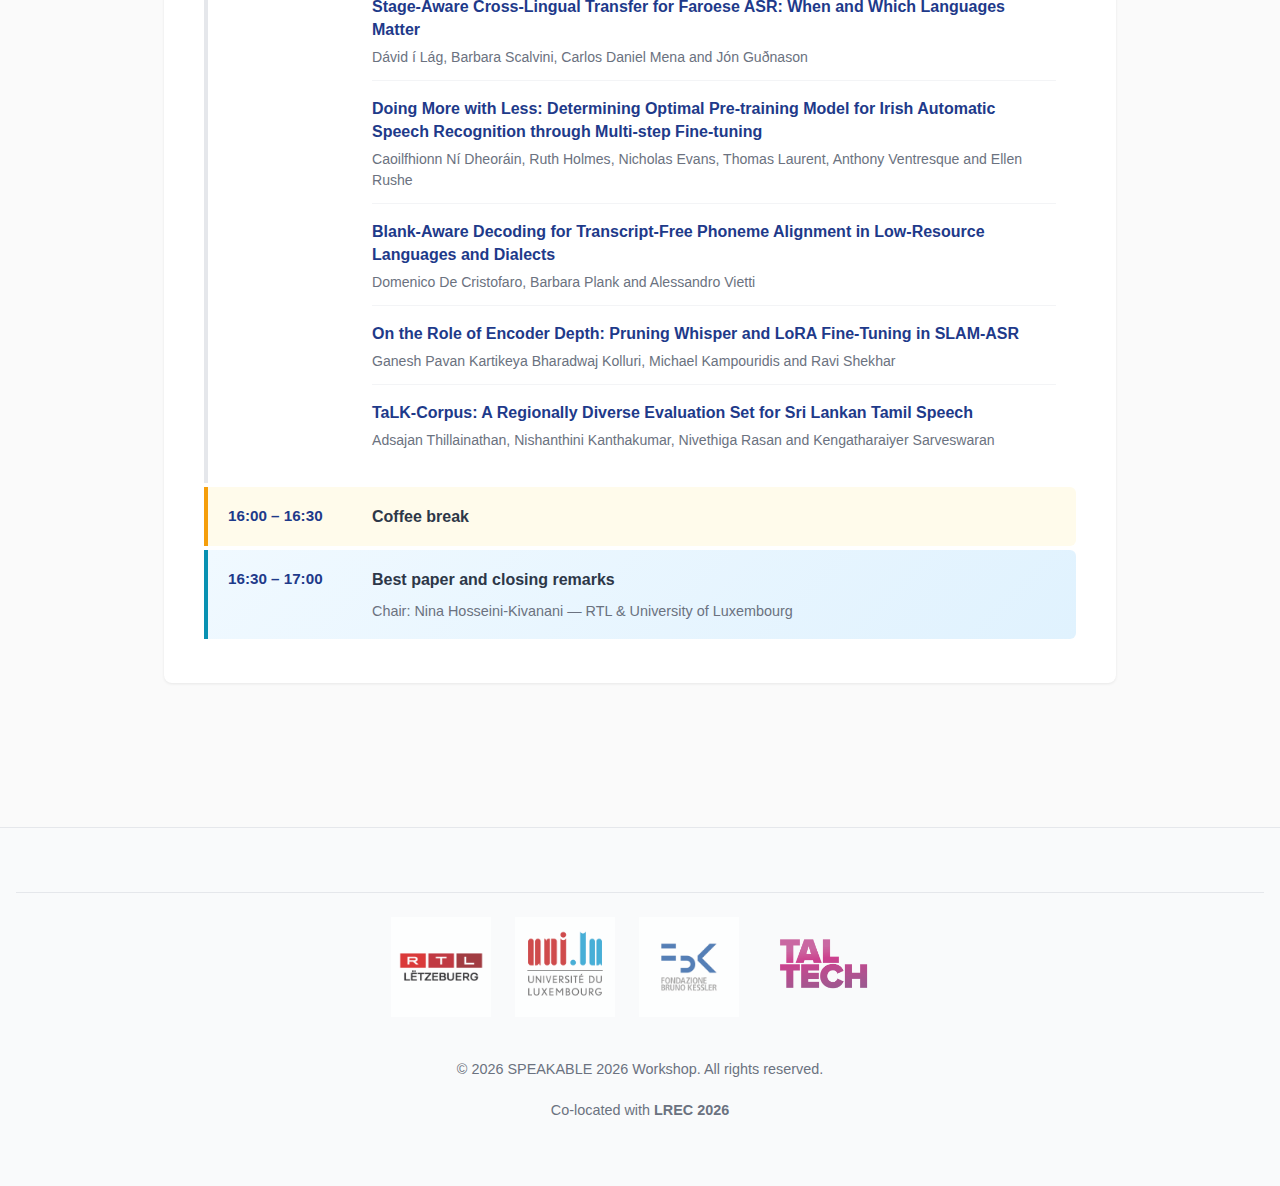
<file: program.html>
<!DOCTYPE html>
<html lang="en">
<head>
  <meta charset="UTF-8" />
  <title>Program – SPEAKABLE 2026</title>
  <meta name="viewport" content="width=device-width, initial-scale=1" />
  <meta name="description" content="Workshop program for SPEAKABLE 2026" />
  <link rel="stylesheet" href="style.css" />
</head>
<body>
  <header>
    <a href="index.html" class="logo-link">
      <img src="workshoplogo-removebg-preview.png" alt="SPEAKABLE 2026 Logo" class="workshop-logo">
    </a>
    <p class="subtitle">Speech Language Models in Low-Resource Settings:<br/>Performance, Evaluation, and Bias Analysis</p>
    <p class="meta"><strong>Co-located with LREC 2026</strong> • Full-Day Workshop</p>
    <nav>
      <a href="index.html">Home</a>
      <a href="about.html">About</a>
      <a href="topics.html">Topics</a>
      <a href="dates.html">Dates</a>
      <a href="program.html" class="active">Program</a>
      <a href="organizers.html">Organizers & Committee</a>
      <a href="submission.html">Submission</a>
    </nav>
  </header>

  <main>
    <section>
      <h2>Workshop Program</h2>
      <div class="program-header">
        <p class="program-date">May 11, 2026</p>
        <p class="program-room">Room: W11</p>
      </div>
      <p><em>Times are local (Palma).</em></p>

      <div class="schedule">
        <div class="schedule-item schedule-highlight">
          <div class="schedule-time">09:00 – 09:20</div>
          <div class="schedule-content">
            <strong>Introduction and general remarks</strong>
            <span class="schedule-host">Chair: Nina Hosseini-Kivanani — RTL &amp; University of Luxembourg</span>
          </div>
        </div>

        <div class="schedule-item schedule-highlight">
          <div class="schedule-time">09:20 – 10:20</div>
          <div class="schedule-content">
            <strong>Invited speaker: Jordi Luque</strong>
            <span class="schedule-host">Chair: Alessio Brutti — FBK, Italy</span>
          </div>
        </div>

        <div class="schedule-item">
          <div class="schedule-time">10:20 – 10:30</div>
          <div class="schedule-content">
            <strong>Remote posters</strong>
            <span class="schedule-host">Chair: Nina Hosseini-Kivanani — RTL &amp; University of Luxembourg</span>
            <div class="program-paper">
              <div class="program-paper-title">Adapting Foundational ASR Models to Efik: An Empirical Study of an Extremely Low-Resource Tonal Language</div>
              <div class="program-paper-authors">Offiong Bassey Edet, Stephen Orok Duke, Enoima Essien Umoh, Benjamin Okon Nyong and Andrew Asuquo Nkpanam</div>
            </div>
            <div class="program-paper">
              <div class="program-paper-title">PAREDA: A Multi-Accent Speech Dataset of Natural Language Processing Research Discussions</div>
              <div class="program-paper-authors">Sicheng Jin, Dipankar Srirag and Aditya Joshi</div>
            </div>
          </div>
        </div>

        <div class="schedule-item">
          <div class="schedule-time">10:30 – 12:00</div>
          <div class="schedule-content">
            <strong>Coffee break and poster session</strong>
            <span class="schedule-host">Chair: Alessio Brutti — FBK, Italy</span>
            <div class="program-paper">
              <div class="program-paper-title">Say Again? The Limits of Whisper with Conversation. A Case Study on the KIParla Corpus.</div>
              <div class="program-paper-authors">Martina Simonotti, Ludovica Pannitto, Caterina Mauri, Adriano Ferraresi and Gabriele Carioli</div>
            </div>
            <div class="program-paper">
              <div class="program-paper-title">Not All Polar Questions Are the Same: ASR, Humans, and Russian</div>
              <div class="program-paper-authors">Maria Onoeva</div>
            </div>
            <div class="program-paper">
              <div class="program-paper-title">Quantizing Whisper: How Design Choices Affect ASR Performance</div>
              <div class="program-paper-authors">Arthur Söhler, Julian Irigoyen and Andreas Søeborg Kirkedal</div>
            </div>
            <div class="program-paper">
              <div class="program-paper-title">&ldquo;OK Aura, Be Fair with Me&rdquo;: Demographics-Agnostic Training for Bias Mitigation in Wake-up Word Detection</div>
              <div class="program-paper-authors">Fernando López, Paula Delgado-Santos, Pablo Gómez, David Solans and Jordi Luque</div>
            </div>
            <div class="program-paper">
              <div class="program-paper-title">Scalable Expansion of Multilingual Speech LLMs for ASR: A Continual Learning Approach</div>
              <div class="program-paper-authors">Lorenzo Concina, Marco Matassoni and Alessio Brutti</div>
            </div>
            <div class="program-paper">
              <div class="program-paper-title">Responsible Benchmarking of Fairness for Automatic Speech Recognition</div>
              <div class="program-paper-authors">Felix E. Herron, Ange Richard, François Portet, Alexandre Allauzen and Solange Rossato</div>
            </div>
            <div class="program-paper">
              <div class="program-paper-title">Addressing Accent Disparities in Automatic Speech Recognition: A Comparative Study of Single and Two-Step Adaptation</div>
              <div class="program-paper-authors">Mykhailo Danilevskyi, Fernando Perez-Tellez and Jelena Vasic</div>
            </div>
            <div class="program-paper">
              <div class="program-paper-title">Investigating Speaker Pronunciation Variability in Speech Embeddings: Speaker and L1 Effects on French as a Second Language</div>
              <div class="program-paper-authors">Maxime Fily, Martine Adda-Decker and Guillaume Wisniewski</div>
            </div>
            <div class="program-paper">
              <div class="program-paper-title">What LID Systems Say About Dialectal Variation. The Case of Yiddish, Quechua and Mande</div>
              <div class="program-paper-authors">Johanna Cordova, Eric Jordan and Valentina Fedchenko</div>
            </div>
            <div class="program-paper">
              <div class="program-paper-title">HARNESS: Lightweight Distilled Arabic Speech Foundation Models</div>
              <div class="program-paper-authors">Vrunda Nileshkumar Sukhadia and Shammur Absar Chowdhury</div>
            </div>
            <div class="program-paper">
              <div class="program-paper-title">When Does OmniASR Fail? A Fine-Grained Human Evaluation on Saudi Arabic Dialects</div>
              <div class="program-paper-authors">Hend Al-Khalifa</div>
            </div>
          </div>
        </div>

        <div class="schedule-item schedule-highlight">
          <div class="schedule-time">12:00 – 13:00</div>
          <div class="schedule-content">
            <strong>Spotlight papers</strong>
            <span class="schedule-host">Chair: Marco Matassoni</span>
            <div class="program-paper">
              <div class="program-paper-title">SpeechLM for Automatic Speech Recognition in Low-resource Languages</div>
              <div class="program-paper-authors">Md Abdur Razzaq Riyadh, Eneko Agirre, Eva Navas and Claudia Borg</div>
            </div>
            <div class="program-paper">
              <div class="program-paper-title">Improving Low-resource ASR Using Bilingual Fine-tuning with Language Identification: A Cross-linguistic Evaluation</div>
              <div class="program-paper-authors">Reihaneh Amooie, Yun Hao, Wietse de Vries, Jelske Dijkstra, Matt Coler and Martijn Wieling</div>
            </div>
          </div>
        </div>

        <div class="schedule-item schedule-break">
          <div class="schedule-time">13:00 – 14:00</div>
          <div class="schedule-content"><strong>Lunch break</strong></div>
        </div>

        <div class="schedule-item">
          <div class="schedule-time">14:00 – 16:00</div>
          <div class="schedule-content">
            <strong>Architectures and learning methods</strong>
            <span class="schedule-host">Chair: Christoph Schommer — University of Luxembourg</span>
            <div class="program-paper">
              <div class="program-paper-title">Leveraging Speech Models for Audio-based Lexical Retrieval in Dictionaries: The Case of the Teochew Language</div>
              <div class="program-paper-authors">Siman Chen, Ilaine Wang, Maxime Fily and Pierre Magistry</div>
            </div>
            <div class="program-paper">
              <div class="program-paper-title">Stage-Aware Cross-Lingual Transfer for Faroese ASR: When and Which Languages Matter</div>
              <div class="program-paper-authors">Dávid í Lág, Barbara Scalvini, Carlos Daniel Mena and Jón Guðnason</div>
            </div>
            <div class="program-paper">
              <div class="program-paper-title">Doing More with Less: Determining Optimal Pre-training Model for Irish Automatic Speech Recognition through Multi-step Fine-tuning</div>
              <div class="program-paper-authors">Caoilfhionn Ní Dheoráin, Ruth Holmes, Nicholas Evans, Thomas Laurent, Anthony Ventresque and Ellen Rushe</div>
            </div>
            <div class="program-paper">
              <div class="program-paper-title">Blank-Aware Decoding for Transcript-Free Phoneme Alignment in Low-Resource Languages and Dialects</div>
              <div class="program-paper-authors">Domenico De Cristofaro, Barbara Plank and Alessandro Vietti</div>
            </div>
            <div class="program-paper">
              <div class="program-paper-title">On the Role of Encoder Depth: Pruning Whisper and LoRA Fine-Tuning in SLAM-ASR</div>
              <div class="program-paper-authors">Ganesh Pavan Kartikeya Bharadwaj Kolluri, Michael Kampouridis and Ravi Shekhar</div>
            </div>
            <div class="program-paper">
              <div class="program-paper-title">TaLK-Corpus: A Regionally Diverse Evaluation Set for Sri Lankan Tamil Speech</div>
              <div class="program-paper-authors">Adsajan Thillainathan, Nishanthini Kanthakumar, Nivethiga Rasan and Kengatharaiyer Sarveswaran</div>
            </div>
          </div>
        </div>

        <div class="schedule-item schedule-break">
          <div class="schedule-time">16:00 – 16:30</div>
          <div class="schedule-content"><strong>Coffee break</strong></div>
        </div>

        <div class="schedule-item schedule-highlight">
          <div class="schedule-time">16:30 – 17:00</div>
          <div class="schedule-content">
            <strong>Best paper and closing remarks</strong>
            <span class="schedule-host">Chair: Nina Hosseini-Kivanani — RTL &amp; University of Luxembourg</span>
          </div>
        </div>
      </div>
    </section>
  </main>

  <footer>
    <div class="university-logos">
      <div class="logos-container">
        <img src="images/rtllogo.png" alt="RTL" class="university-logo">
        <img src="images/UNI_logo_transparent_260.png" alt="University of Luxembourg" class="university-logo">
        <img src="images/FBK-logo.png" alt="Fondazione Bruno Kessler" class="university-logo">
        <img src="images/Logo_veeb_esitlus.png" alt="Tallinn University of Technology" class="university-logo">
      </div>
    </div>
    <p>&copy; <span id="year"></span> SPEAKABLE 2026 Workshop. All rights reserved.</p>
    <p>Co-located with <strong>LREC 2026</strong></p>
  </footer>

  <script>
    document.getElementById("year").textContent = new Date().getFullYear();
  </script>
</body>
</html>
</file>
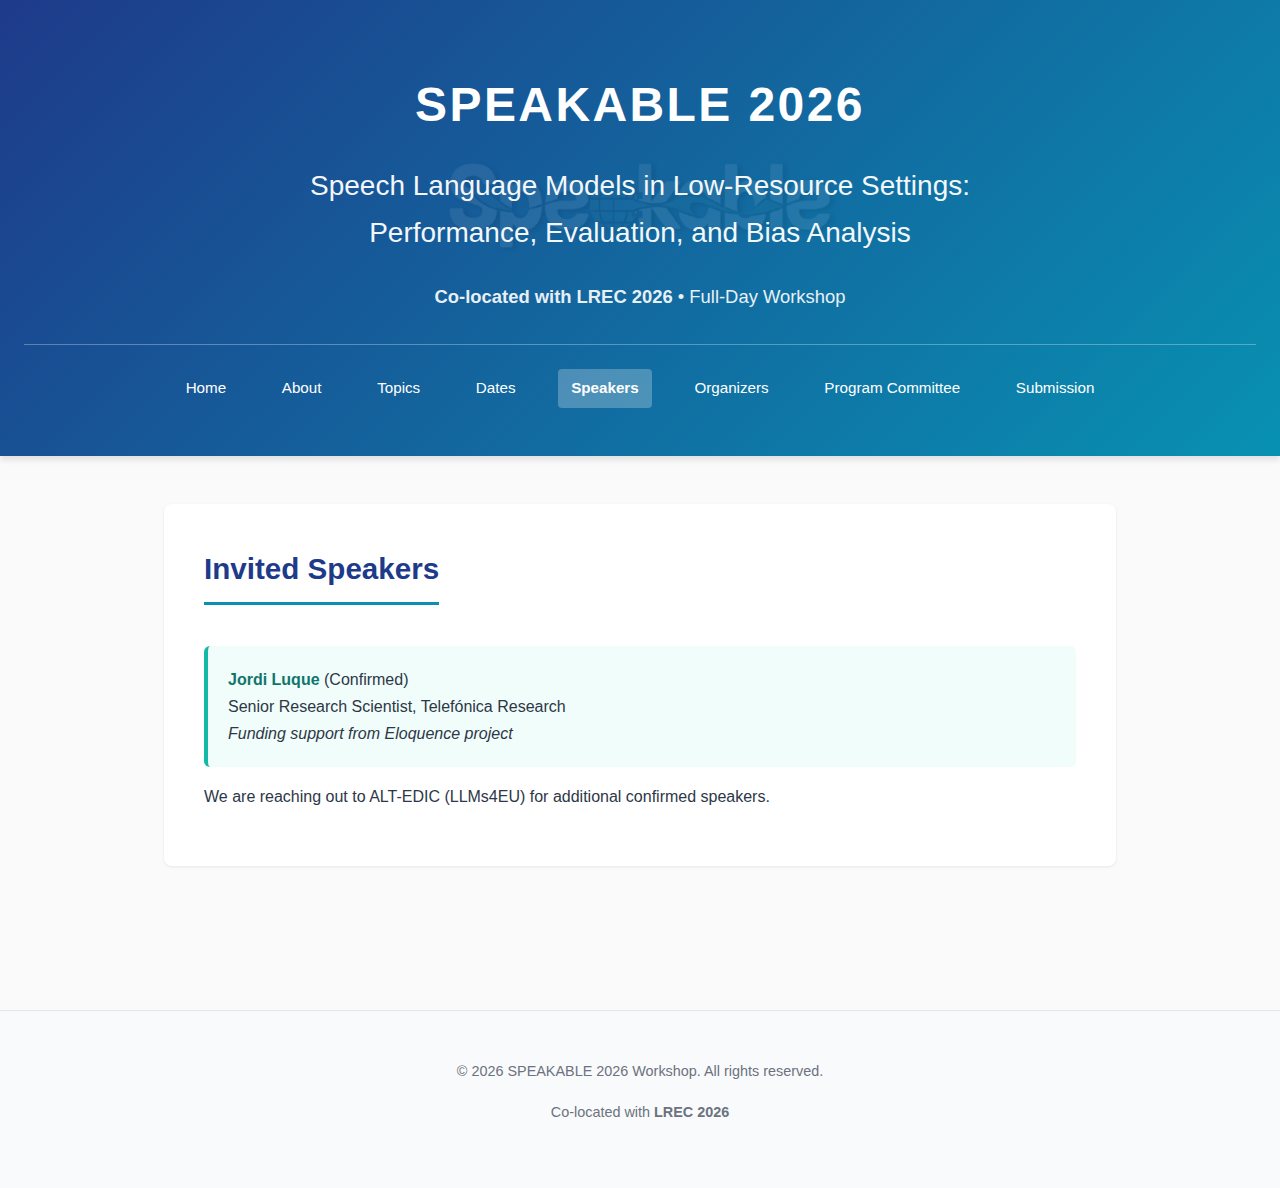
<file: speakers.html>
<!DOCTYPE html>
<html lang="en">
<head>
  <meta charset="UTF-8" />
  <title>Invited Speakers – SPEAKABLE 2026</title>
  <meta name="viewport" content="width=device-width, initial-scale=1" />
  <meta name="description" content="Invited Speakers for SPEAKABLE 2026" />
  <link rel="stylesheet" href="style.css" />
</head>
<body>
  <header>
    <h1><a href="index.html" style="color: inherit; text-decoration: none;">SPEAKABLE 2026</a></h1>
    <p class="subtitle">Speech Language Models in Low-Resource Settings:<br/>Performance, Evaluation, and Bias Analysis</p>
    <p class="meta"><strong>Co-located with LREC 2026</strong> • Full-Day Workshop</p>
    <nav>
      <a href="index.html">Home</a>
      <a href="about.html">About</a>
      <a href="topics.html">Topics</a>
      <a href="dates.html">Dates</a>
      <a href="speakers.html" class="active">Speakers</a>
      <a href="organizers.html">Organizers</a>
      <a href="committee.html">Program Committee</a>
      <a href="submission.html">Submission</a>
    </nav>
  </header>

  <main>
    <section>
      <h2>Invited Speakers</h2>
      <div class="speaker-box">
        <strong>Jordi Luque</strong> (Confirmed)<br/>
        Senior Research Scientist, Telefónica Research<br/>
        <em>Funding support from Eloquence project</em>
      </div>
      <p>We are reaching out to ALT-EDIC (LLMs4EU) for additional confirmed speakers.</p>
    </section>
  </main>

  <footer>
    <p>&copy; <span id="year"></span> SPEAKABLE 2026 Workshop. All rights reserved.</p>
    <p>Co-located with <strong>LREC 2026</strong></p>
  </footer>

  <script>
    document.getElementById("year").textContent = new Date().getFullYear();
  </script>
</body>
</html>
</file>
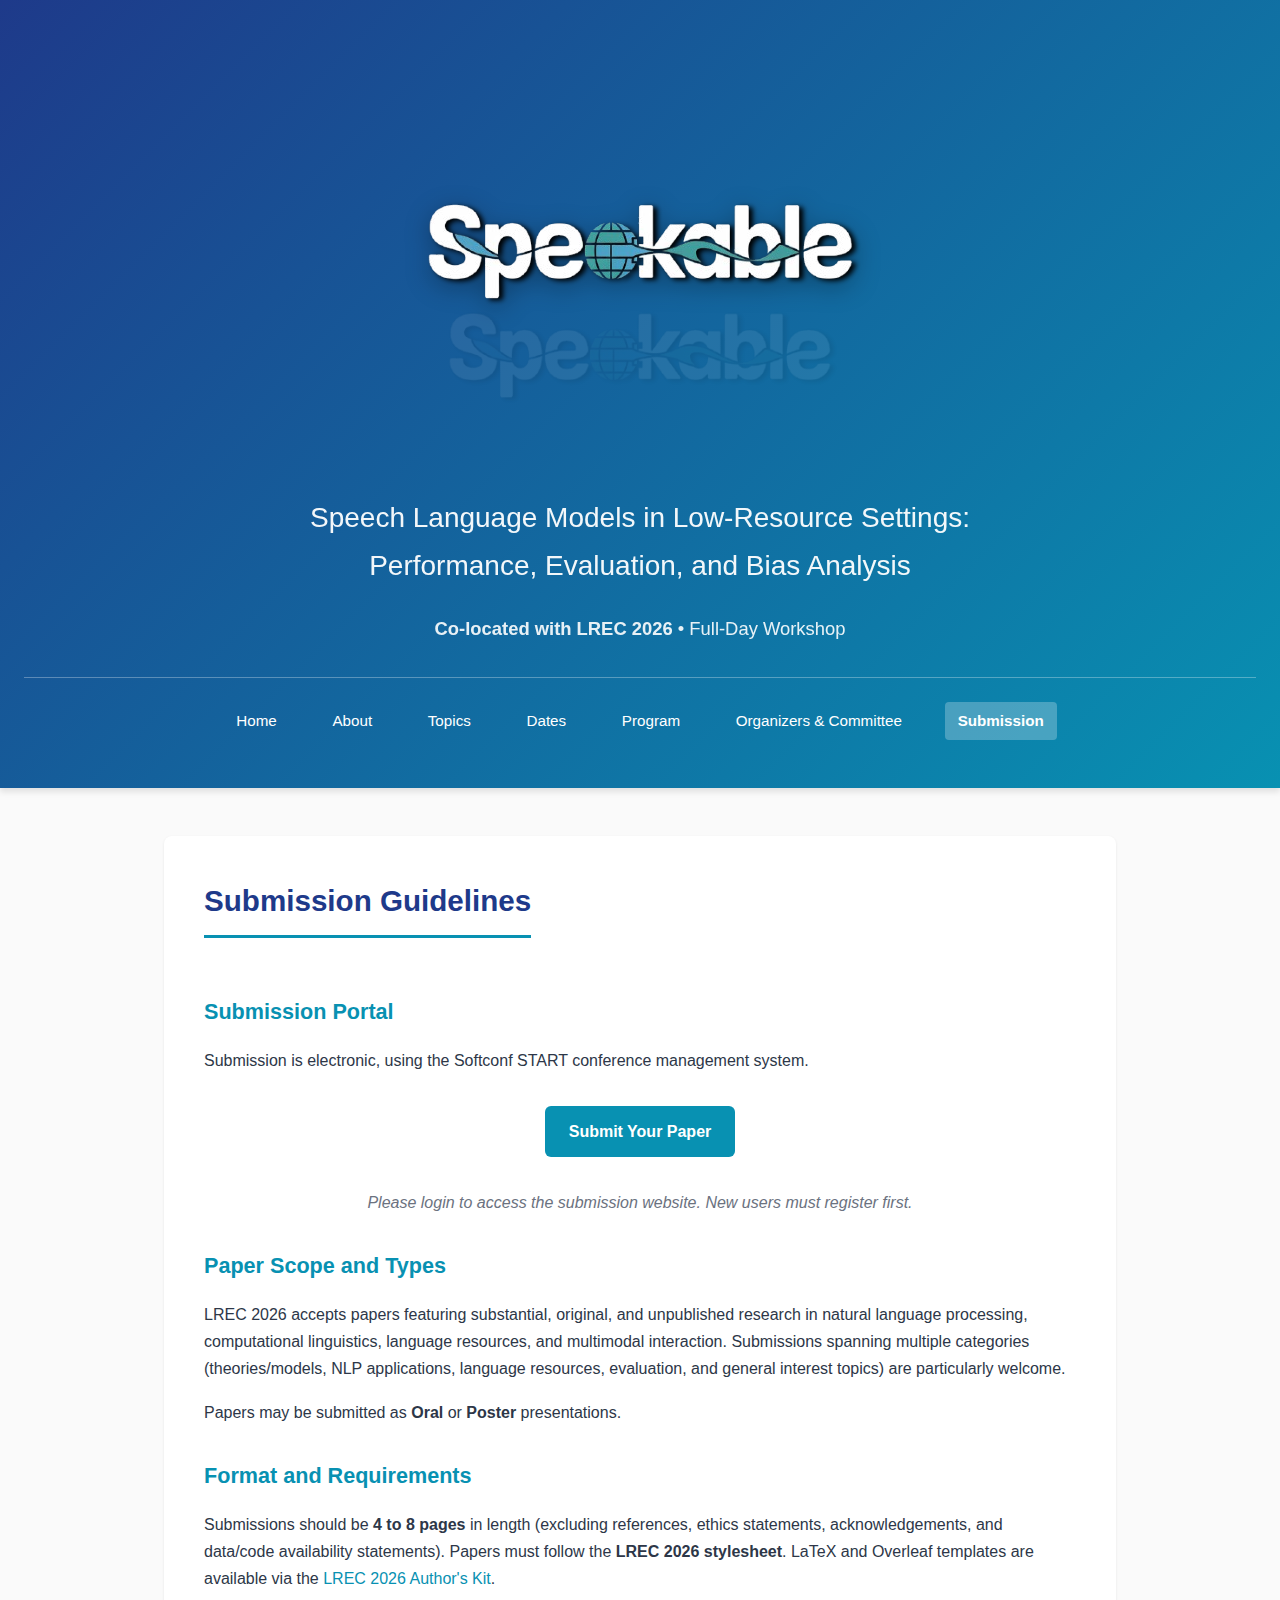
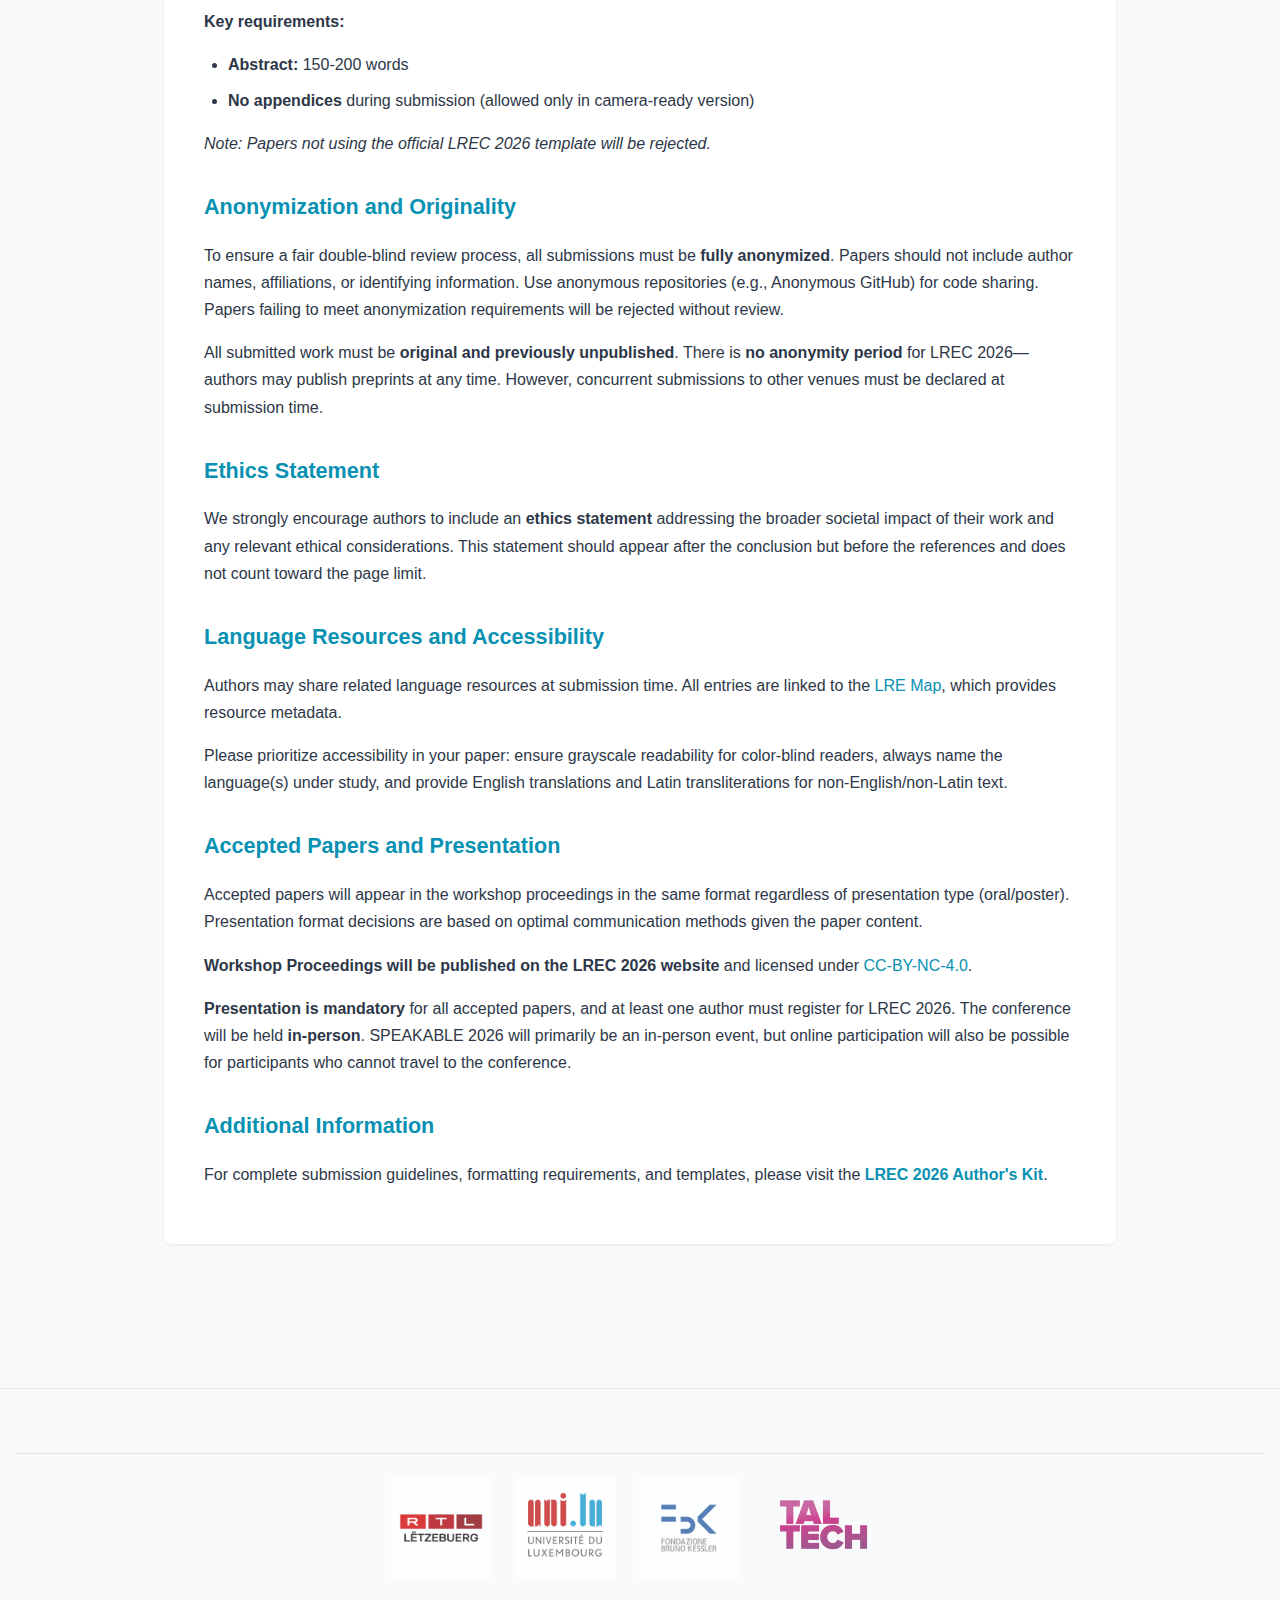
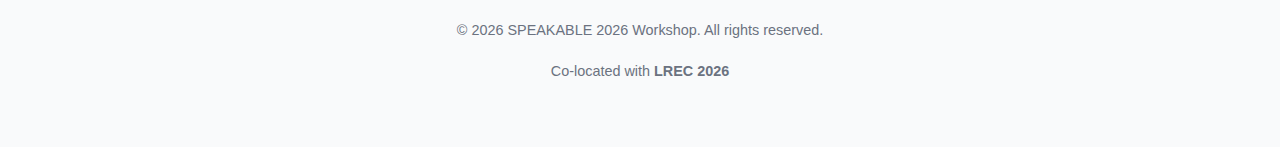
<file: submission.html>
<!DOCTYPE html>
<html lang="en">
<head>
  <meta charset="UTF-8" />
  <title>Submission – SPEAKABLE 2026</title>
  <meta name="viewport" content="width=device-width, initial-scale=1" />
  <meta name="description" content="Submission Guidelines for SPEAKABLE 2026" />
  <link rel="stylesheet" href="style.css" />
</head>
<body>
  <header>
    <a href="index.html" class="logo-link">
      <img src="workshoplogo-removebg-preview.png" alt="SPEAKABLE 2026 Logo" class="workshop-logo">
    </a>
    <p class="subtitle">Speech Language Models in Low-Resource Settings:<br/>Performance, Evaluation, and Bias Analysis</p>
    <p class="meta"><strong>Co-located with LREC 2026</strong> • Full-Day Workshop</p>
    <nav>
      <a href="index.html">Home</a>
      <a href="about.html">About</a>
      <a href="topics.html">Topics</a>
      <a href="dates.html">Dates</a>
      <a href="program.html">Program</a>
      <a href="organizers.html">Organizers & Committee</a>
      <a href="submission.html" class="active">Submission</a>
    </nav>
  </header>

  <main>
    <section>
      <h2>Submission Guidelines</h2>
      
      <h3>Submission Portal</h3>
      <p>Submission is electronic, using the Softconf START conference management system.</p>
      <p style="text-align: center; margin: 1.5rem 0;">
        <a href="https://softconf.com/lrec2026/SPEAKABLE2026" target="_blank" class="cta-button" style="display: inline-block;">Submit Your Paper</a>
      </p>
      <p style="text-align: center; margin-bottom: 2rem; color: #6b7280;">
        <em>Please login to access the submission website. New users must register first.</em>
      </p>
      
      <h3>Paper Scope and Types</h3>
      <p>LREC 2026 accepts papers featuring substantial, original, and unpublished research in natural language processing, computational linguistics, language resources, and multimodal interaction. Submissions spanning multiple categories (theories/models, NLP applications, language resources, evaluation, and general interest topics) are particularly welcome.</p>
      <p>Papers may be submitted as <strong>Oral</strong> or <strong>Poster</strong> presentations.</p>
      
      <h3>Format and Requirements</h3>
      <p>Submissions should be <strong>4 to 8 pages</strong> in length (excluding references, ethics statements, acknowledgements, and data/code availability statements). Papers must follow the <strong>LREC 2026 stylesheet</strong>. LaTeX and Overleaf templates are available via the <a href="https://lrec2026.info/authors-kit/" target="_blank">LREC 2026 Author's Kit</a>.</p>
      <p><strong>Key requirements:</strong></p>
      <ul>
        <li><strong>Abstract:</strong> 150-200 words</li>
        <li><strong>No appendices</strong> during submission (allowed only in camera-ready version)</li>
      </ul>
      <p><em>Note: Papers not using the official LREC 2026 template will be rejected.</em></p>
      
      <h3>Anonymization and Originality</h3>
      <p>To ensure a fair double-blind review process, all submissions must be <strong>fully anonymized</strong>. Papers should not include author names, affiliations, or identifying information. Use anonymous repositories (e.g., Anonymous GitHub) for code sharing. Papers failing to meet anonymization requirements will be rejected without review.</p>
      <p>All submitted work must be <strong>original and previously unpublished</strong>. There is <strong>no anonymity period</strong> for LREC 2026—authors may publish preprints at any time. However, concurrent submissions to other venues must be declared at submission time.</p>
      
      <h3>Ethics Statement</h3>
      <p>We strongly encourage authors to include an <strong>ethics statement</strong> addressing the broader societal impact of their work and any relevant ethical considerations. This statement should appear after the conclusion but before the references and does not count toward the page limit.</p>
      
      <h3>Language Resources and Accessibility</h3>
      <p>Authors may share related language resources at submission time. All entries are linked to the <a href="https://lremap.elra.info/" target="_blank">LRE Map</a>, which provides resource metadata.</p>
      <p>Please prioritize accessibility in your paper: ensure grayscale readability for color-blind readers, always name the language(s) under study, and provide English translations and Latin transliterations for non-English/non-Latin text.</p>
      
      <h3>Accepted Papers and Presentation</h3>
      <p>Accepted papers will appear in the workshop proceedings in the same format regardless of presentation type (oral/poster). Presentation format decisions are based on optimal communication methods given the paper content.</p>
      <p><strong>Workshop Proceedings will be published on the LREC 2026 website</strong> and licensed under <a href="https://creativecommons.org/licenses/by-nc/4.0/" target="_blank">CC-BY-NC-4.0</a>.</p>
      <p><strong>Presentation is mandatory</strong> for all accepted papers, and at least one author must register for LREC 2026. The conference will be held <strong>in-person</strong>. SPEAKABLE 2026 will primarily be an in-person event, but online participation will also be possible for participants who cannot travel to the conference.</p>
      
      <h3>Additional Information</h3>
      <p>For complete submission guidelines, formatting requirements, and templates, please visit the <a href="https://lrec2026.info/authors-kit/" target="_blank" style="font-weight: 600;">LREC 2026 Author's Kit</a>.</p>
    </section>
  </main>

  <footer>
    <div class="university-logos">
      <div class="logos-container">
        <img src="images/rtllogo.png" alt="RTL" class="university-logo">
        <img src="images/UNI_logo_transparent_260.png" alt="University of Luxembourg" class="university-logo">
        <img src="images/FBK-logo.png" alt="Fondazione Bruno Kessler" class="university-logo">
        <img src="images/Logo_veeb_esitlus.png" alt="Tallinn University of Technology" class="university-logo">
      </div>
    </div>
    <p>&copy; <span id="year"></span> SPEAKABLE 2026 Workshop. All rights reserved.</p>
    <p>Co-located with <strong>LREC 2026</strong></p>
  </footer>

  <script>
    document.getElementById("year").textContent = new Date().getFullYear();
  </script>
</body>
</html>
</file>
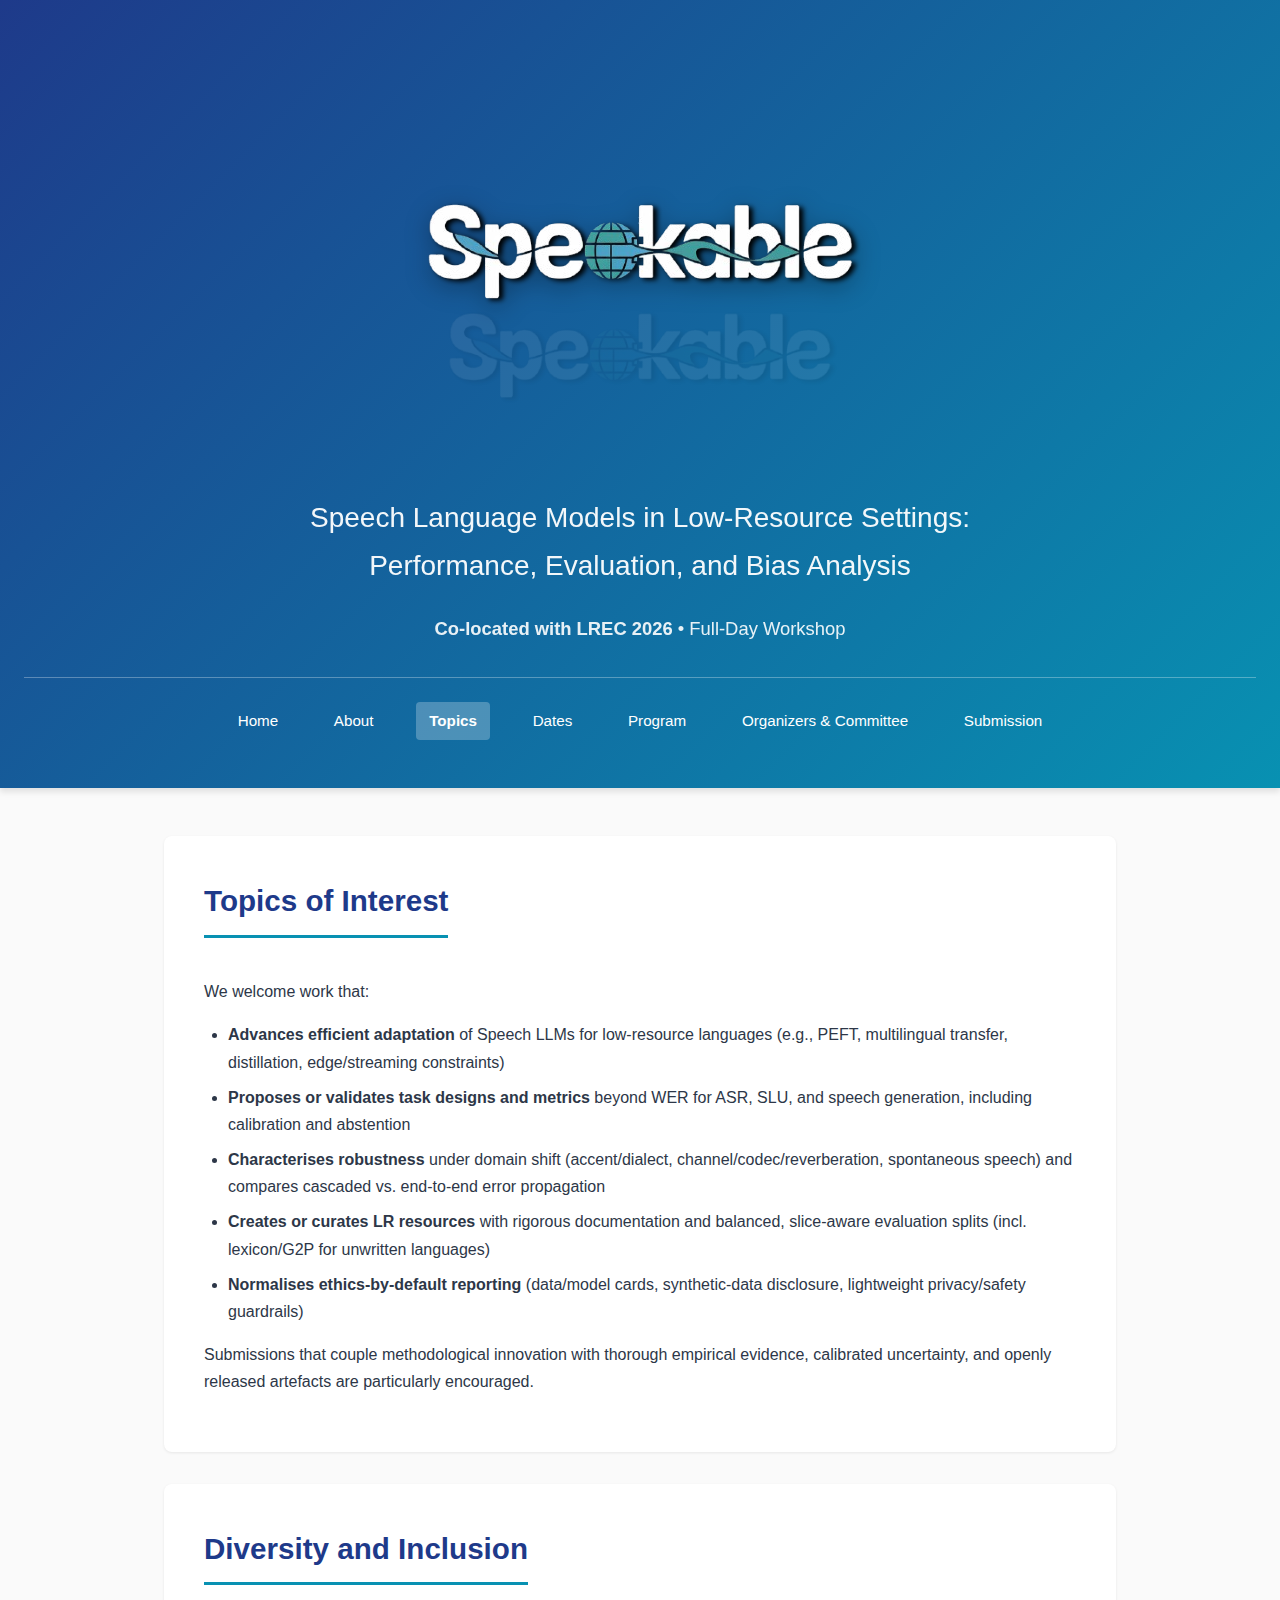
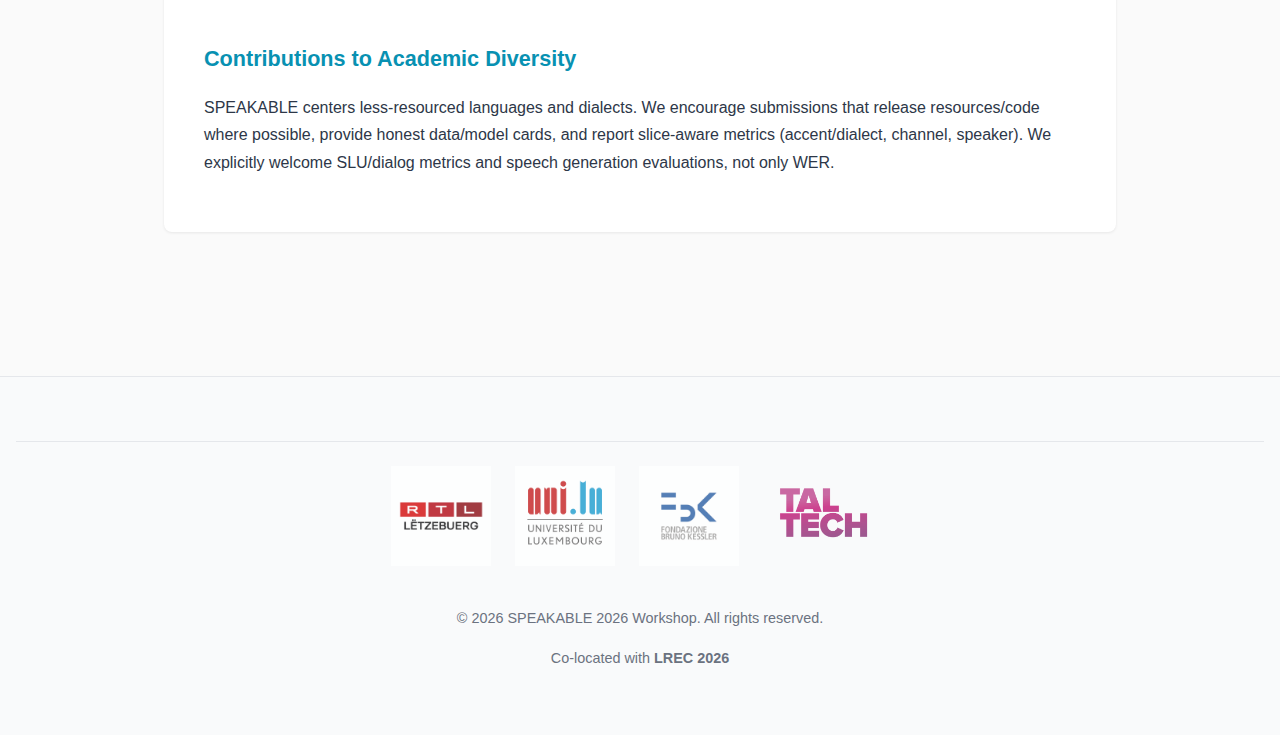
<file: topics.html>
<!DOCTYPE html>
<html lang="en">
<head>
  <meta charset="UTF-8" />
  <title>Topics – SPEAKABLE 2026</title>
  <meta name="viewport" content="width=device-width, initial-scale=1" />
  <meta name="description" content="Topics of Interest for SPEAKABLE 2026" />
  <link rel="stylesheet" href="style.css" />
</head>
<body>
  <header>
    <a href="index.html" class="logo-link">
      <img src="workshoplogo-removebg-preview.png" alt="SPEAKABLE 2026 Logo" class="workshop-logo">
    </a>
    <p class="subtitle">Speech Language Models in Low-Resource Settings:<br/>Performance, Evaluation, and Bias Analysis</p>
    <p class="meta"><strong>Co-located with LREC 2026</strong> • Full-Day Workshop</p>
    <nav>
      <a href="index.html">Home</a>
      <a href="about.html">About</a>
      <a href="topics.html" class="active">Topics</a>
      <a href="dates.html">Dates</a>
      <a href="program.html">Program</a>
      <a href="organizers.html">Organizers & Committee</a>
      <a href="submission.html">Submission</a>
    </nav>
  </header>

  <main>
    <section>
      <h2>Topics of Interest</h2>
      <p>We welcome work that:</p>
      <ul>
        <li><strong>Advances efficient adaptation</strong> of Speech LLMs for low-resource languages (e.g., PEFT, multilingual transfer, distillation, edge/streaming constraints)</li>
        <li><strong>Proposes or validates task designs and metrics</strong> beyond WER for ASR, SLU, and speech generation, including calibration and abstention</li>
        <li><strong>Characterises robustness</strong> under domain shift (accent/dialect, channel/codec/reverberation, spontaneous speech) and compares cascaded vs. end-to-end error propagation</li>
        <li><strong>Creates or curates LR resources</strong> with rigorous documentation and balanced, slice-aware evaluation splits (incl. lexicon/G2P for unwritten languages)</li>
        <li><strong>Normalises ethics-by-default reporting</strong> (data/model cards, synthetic-data disclosure, lightweight privacy/safety guardrails)</li>
      </ul>
      <p>Submissions that couple methodological innovation with thorough empirical evidence, calibrated uncertainty, and openly released artefacts are particularly encouraged.</p>
    </section>

    <section>
      <h2>Diversity and Inclusion</h2>
      
      <h3>Contributions to Academic Diversity</h3>
      <p>SPEAKABLE centers less-resourced languages and dialects. We encourage submissions that release resources/code where possible, provide honest data/model cards, and report slice-aware metrics (accent/dialect, channel, speaker). We explicitly welcome SLU/dialog metrics and speech generation evaluations, not only WER.</p>
    </section>
  </main>

  <footer>
    <div class="university-logos">
      <div class="logos-container">
        <img src="images/rtllogo.png" alt="RTL" class="university-logo">
        <img src="images/UNI_logo_transparent_260.png" alt="University of Luxembourg" class="university-logo">
        <img src="images/FBK-logo.png" alt="Fondazione Bruno Kessler" class="university-logo">
        <img src="images/Logo_veeb_esitlus.png" alt="Tallinn University of Technology" class="university-logo">
      </div>
    </div>
    <p>&copy; <span id="year"></span> SPEAKABLE 2026 Workshop. All rights reserved.</p>
    <p>Co-located with <strong>LREC 2026</strong></p>
  </footer>

  <script>
    document.getElementById("year").textContent = new Date().getFullYear();
  </script>
</body>
</html>
</file>
<file: style.css>
* {
  box-sizing: border-box;
}

body {
  font-family: -apple-system, BlinkMacSystemFont, "Segoe UI", "Roboto", "Oxygen", "Ubuntu", "Cantarell", sans-serif;
  margin: 0;
  padding: 0;
  background: #fafafa;
  color: #2d3748;
  line-height: 1.7;
}

/* Header with clean gradient background and single watermark */
header {
  background: linear-gradient(135deg, #1e3a8a 0%, #0891b2 100%);
  color: #ffffff;
  padding: 4rem 1.5rem 3rem;
  text-align: center;
  box-shadow: 0 4px 6px rgba(0,0,0,0.1);
  position: relative;
}

/* Single watermark below the logo */
header::before {
  content: '';
  position: absolute;
  top: 45%;
  left: 50%;
  transform: translate(-50%, -50%);
  width: 600px;
  height: 600px;
  background-image: url('workshoplogo-removebg-preview.png');
  background-size: contain;
  background-repeat: no-repeat;
  background-position: center;
  opacity: 0.08;
  z-index: 0;
  pointer-events: none;
}

header > * {
  position: relative;
  z-index: 1;
}

/* Workshop logo - LARGE and prominent as main header */
.logo-link {
  display: inline-block;
  margin-bottom: 2rem;
}

.workshop-logo {
  max-width: 700px;
  height: auto;
  transition: all 0.3s ease;
  filter: drop-shadow(0 6px 12px rgba(0,0,0,0.3));
}

.workshop-logo:hover {
  transform: scale(1.03) translateY(-3px);
  filter: drop-shadow(0 10px 20px rgba(0,0,0,0.4));
}

/* Responsive logo sizing */
@media (max-width: 768px) {
  .workshop-logo {
    max-width: 350px;
  }
  
  header::before {
    width: 500px;
    height: 500px;
  }
}

header h1 {
  margin: 0;
  font-size: 3rem;
  font-weight: 700;
  letter-spacing: 0.05em;
  text-transform: uppercase;
}

header .subtitle {
  margin: 1rem auto 0;
  font-size: 1.75rem;
  max-width: 1000px;
  opacity: 0.95;
  font-weight: 500;
  line-height: 1.7;
}

header .meta {
  margin-top: 1.5rem;
  font-size: 1.15rem;
  opacity: 0.9;
  font-weight: 500;
}

header .meta strong {
  font-weight: 600;
}

/* Navigation */
nav {
  margin-top: 2rem;
  padding-top: 1.5rem;
  border-top: 1px solid rgba(255,255,255,0.3);
}

nav a {
  color: #ffffff;
  margin: 0 0.8rem;
  text-decoration: none;
  font-size: 0.95rem;
  font-weight: 500;
  transition: background 0.2s;
  padding: 0.4rem 0.8rem;
  border-radius: 4px;
  display: inline-block;
}

nav a:hover {
  background: rgba(255,255,255,0.15);
}

nav a.active {
  background: rgba(255,255,255,0.25);
  font-weight: 600;
}

/* Main content */
main {
  max-width: 1000px;
  margin: 3rem auto;
  padding: 0 1.5rem 4rem;
}

section {
  background: #ffffff;
  padding: 2.5rem;
  margin-bottom: 2rem;
  border-radius: 8px;
  box-shadow: 0 1px 3px rgba(0,0,0,0.08);
}

h2 {
  margin-top: 0;
  font-size: 1.85rem;
  color: #1e3a8a;
  font-weight: 700;
  border-bottom: 3px solid #0891b2;
  padding-bottom: 0.5rem;
  display: inline-block;
}

h3 {
  font-size: 1.35rem;
  color: #0891b2;
  margin-top: 2rem;
  margin-bottom: 1rem;
  font-weight: 600;
}

p {
  margin: 1rem 0;
}

ul {
  padding-left: 1.5rem;
  margin: 1rem 0;
}

li {
  margin: 0.5rem 0;
}

/* Highlight boxes for important dates */
.dates-grid {
  display: grid;
  grid-template-columns: repeat(auto-fit, minmax(220px, 1fr));
  gap: 1.25rem;
  margin-top: 1.5rem;
}

.date-box {
  background: linear-gradient(135deg, #eff6ff 0%, #e0f2fe 100%);
  border-left: 4px solid #0891b2;
  padding: 1.25rem;
  border-radius: 6px;
}

.date-box strong {
  display: block;
  color: #1e3a8a;
  font-size: 1.05rem;
  margin-bottom: 0.4rem;
}

.date-box .date {
  color: #0891b2;
  font-weight: 600;
  font-size: 1.1rem;
}

/* Tagline box */
.tagline {
  background: linear-gradient(135deg, #fef3c7 0%, #fde68a 100%);
  border-left: 4px solid #f59e0b;
  padding: 1.5rem;
  margin: 2rem 0;
  border-radius: 6px;
  font-style: italic;
  font-size: 1.1rem;
  color: #78350f;
  text-align: center;
  font-weight: 500;
}

/* Organizer cards - Grid Layout */
.organizers-grid {
  display: grid;
  grid-template-columns: repeat(2, 1fr);
  gap: 2rem;
  margin-top: 2rem;
}

.organizer-card {
  background: #f9fafb;
  border: 2px solid #e5e7eb;
  border-radius: 8px;
  padding: 1.5rem;
  text-align: center;
  transition: all 0.3s;
}

.organizer-card:hover {
  border-color: #0891b2;
  box-shadow: 0 4px 12px rgba(0,0,0,0.1);
}

.organizer-photo-placeholder {
  width: 120px;
  height: 120px;
  background: #e5e7eb;
  border-radius: 50%;
  margin: 0 auto 1rem;
  display: flex;
  align-items: center;
  justify-content: center;
  color: #9ca3af;
  overflow: hidden;
  flex-shrink: 0;
}

.organizer-photo-placeholder img {
  width: 120px !important;
  height: 120px !important;
  max-width: 120px !important;
  max-height: 120px !important;
  min-width: 120px !important;
  min-height: 120px !important;
  border-radius: 50%;
  object-fit: cover;
  display: block;
}

.organizer-name {
  font-size: 1.15rem;
  font-weight: 600;
  color: #1e3a8a;
  margin-bottom: 0.5rem;
}

.organizer-affiliation {
  font-size: 0.9rem;
  color: #6b7280;
  margin-bottom: 0.75rem;
}

.organizer-email {
  color: #0891b2;
  font-size: 0.9rem;
  text-decoration: none;
  display: block;
  margin-bottom: 0.5rem;
}

.organizer-email:hover {
  text-decoration: underline;
}

.organizer-links {
  font-size: 0.85rem;
  margin-top: 0.5rem;
}

.organizer-links a {
  color: #6b7280;
  text-decoration: none;
}

.organizer-links a:hover {
  color: #0891b2;
  text-decoration: underline;
}

/* Old organizer bio style (kept for backward compatibility) */
.organizer-bio {
  margin-top: 0.5rem;
  color: #4b5563;
  line-height: 1.6;
}

/* Speaker section */
.speaker-box {
  background: #f0fdfa;
  border-left: 4px solid #14b8a6;
  padding: 1.25rem;
  margin: 1rem 0;
  border-radius: 6px;
}

.speaker-box strong {
  color: #0f766e;
}

/* Keynote card gets a bit more room */
.speaker-box.keynote-speaker {
  padding: 2rem 2rem 1.75rem;
}

.keynote-speaker .keynote-block-heading {
  margin-top: 1.75rem;
  margin-bottom: 0.5rem;
  font-size: 1.05rem;
  font-weight: 700;
  color: #0f766e;
  text-transform: uppercase;
  letter-spacing: 0.04em;
}

.keynote-title-line {
  font-size: 1.1rem;
  font-weight: 600;
  color: #1e3a8a;
  line-height: 1.5;
  margin: 0;
}

/* Keynote: photo + name side by side at the top */
.keynote-header {
  display: flex;
  align-items: center;
  gap: 1.5rem;
  margin-bottom: 1.5rem;
  padding-bottom: 1.25rem;
  border-bottom: 1px solid #ccfbf1;
}

.keynote-photo {
  width: 130px;
  height: 130px;
  object-fit: cover;
  border-radius: 50%;
  flex-shrink: 0;
  box-shadow: 0 2px 8px rgba(0,0,0,0.15);
}

.keynote-header-text {
  display: flex;
  flex-direction: column;
  gap: 0.25rem;
}

.keynote-speaker-name {
  margin: 0;
  font-size: 1.15rem;
  color: #0f766e;
}

.keynote-speaker-role {
  margin: 0;
  font-size: 0.95rem;
  color: #374151;
  line-height: 1.65;
}

.keynote-body-text {
  text-align: justify;
  line-height: 1.75;
  margin-top: 0.25rem;
}

.keynote-title-line {
  text-align: justify;
}

@media (max-width: 500px) {
  .keynote-header {
    flex-direction: column;
    align-items: flex-start;
  }
  .keynote-photo {
    width: 100px;
    height: 100px;
  }
}

.program-keynote-title {
  display: block;
  font-size: 0.95rem;
  font-weight: 600;
  color: #1e3a8a;
  line-height: 1.45;
  margin-top: 0.4rem;
}

/* Program committee - compact list */
.pc-list {
  column-count: 2;
  column-gap: 2rem;
  list-style: none;
  padding: 0;
}

.pc-list li {
  break-inside: avoid;
  margin: 0.5rem 0;
  padding-left: 1.5rem;
  position: relative;
}

.pc-list li:before {
  content: "▸";
  position: absolute;
  left: 0;
  color: #0891b2;
  font-weight: bold;
}

/* Welcome section on homepage */
.welcome-box {
  background: linear-gradient(135deg, #dbeafe 0%, #bfdbfe 100%);
  border-left: 4px solid #1e3a8a;
  padding: 2rem;
  border-radius: 8px;
  margin-bottom: 2rem;
  text-align: center;
}

.welcome-box h2 {
  border: none;
  display: block;
  margin-bottom: 1rem;
}

.cta-button {
  display: inline-block;
  background: #0891b2;
  color: white;
  padding: 0.75rem 1.5rem;
  border-radius: 6px;
  text-decoration: none;
  font-weight: 600;
  margin: 0.5rem;
  transition: background 0.3s;
}

.cta-button:hover {
  background: #0e7490;
}

/* Quick links grid */
.quick-links {
  display: grid;
  grid-template-columns: repeat(auto-fit, minmax(250px, 1fr));
  gap: 1.5rem;
  margin-top: 2rem;
}

.quick-link-card {
  background: #ffffff;
  border: 2px solid #e5e7eb;
  border-radius: 8px;
  padding: 1.5rem;
  text-align: center;
  text-decoration: none;
  color: #2d3748;
  transition: all 0.3s;
}

.quick-link-card:hover {
  border-color: #0891b2;
  transform: translateY(-2px);
  box-shadow: 0 4px 12px rgba(0,0,0,0.1);
}

.quick-link-card h3 {
  color: #1e3a8a;
  margin-top: 0;
  font-size: 1.2rem;
}

.quick-link-card p {
  margin: 0.5rem 0 0;
  font-size: 0.95rem;
  color: #6b7280;
}

/* Contact section with clean styled background */
#contact-section {
  background: linear-gradient(135deg, #f0f9ff 0%, #e0f2fe 100%);
  border: 2px solid #0891b2;
}

/* Links */
a {
  color: #0891b2;
  text-decoration: none;
}

a:hover {
  text-decoration: underline;
}

/* Footer */
footer {
  text-align: center;
  font-size: 0.9rem;
  color: #6b7280;
  padding: 2rem 1rem 3rem;
  background: #f9fafb;
  border-top: 1px solid #e5e7eb;
}

/* Responsive */
@media (max-width: 768px) {
  header h1 {
    font-size: 2rem;
  }
  
  header .subtitle {
    font-size: 1rem;
  }
  
  section {
    padding: 1.5rem;
  }
  
  .pc-list {
    column-count: 1;
  }
  
  nav a {
    display: inline-block;
    margin: 0.3rem 0.4rem;
  }
  
  .quick-links {
    grid-template-columns: 1fr;
  }
  
  .organizers-grid {
    grid-template-columns: 1fr;
  }
  
}

/* University Logos Footer */
.university-logos {
  margin: 2rem 0 1rem 0;
  padding: 1.5rem 0;
  border-top: 1px solid #e5e7eb;
  text-align: center;
}

.logos-container {
  display: flex;
  justify-content: center;
  align-items: center;
  gap: 1.5rem;
  flex-wrap: nowrap;
}

.university-logo {
  height: 100px;
  max-width: 220px;
  object-fit: contain;
  opacity: 0.8;
  transition: opacity 0.3s ease, transform 0.3s ease;
  filter: grayscale(20%);
}

.university-logo:hover {
  opacity: 1;
  transform: scale(1.05);
  filter: grayscale(0%);
}

/* Responsive logo styles for mobile */
@media (max-width: 768px) {
  .logos-container {
    gap: 1rem;
  }
  
  .university-logo {
    height: 70px;
    max-width: 160px;
  }
}

/* Program schedule */
.schedule {
  margin-top: 1.5rem;
}

.schedule-item {
  display: flex;
  gap: 1.5rem;
  padding: 1rem 1.25rem;
  border-left: 4px solid #e5e7eb;
  margin-bottom: 0.25rem;
  align-items: flex-start;
}

.schedule-item.schedule-highlight {
  border-left-color: #0891b2;
  background: linear-gradient(135deg, #f0f9ff 0%, #e0f2fe 100%);
  border-radius: 0 6px 6px 0;
}

.schedule-item.schedule-break {
  border-left-color: #f59e0b;
  background: #fffbeb;
  border-radius: 0 6px 6px 0;
}

.schedule-time {
  min-width: 120px;
  font-weight: 700;
  color: #1e3a8a;
  font-size: 0.95rem;
  white-space: nowrap;
}

.schedule-content {
  flex: 1;
}

.schedule-host {
  display: block;
  font-size: 0.9rem;
  color: #6b7280;
  font-weight: 500;
  margin-top: 0.35rem;
}

.program-talk-format {
  display: block;
  font-size: 0.9rem;
  color: #6b7280;
  margin-top: 0.25rem;
}

.schedule-content .paper-list.compact {
  margin-top: 0.75rem;
}

.schedule-content .paper-list.compact li {
  font-size: 0.95rem;
  padding: 0.5rem 0.75rem;
}

.paper-remote {
  border-left-color: #f59e0b !important;
  background: #fffbeb !important;
}

.program-header {
  margin-bottom: 1.75rem;
}

.program-header .program-date {
  font-size: 1.15rem;
  font-weight: 600;
  color: #1e3a8a;
  margin: 0 0 0.35rem 0;
}

.program-header .program-room {
  font-size: 1.05rem;
  color: #0891b2;
  font-weight: 600;
  margin: 0;
}

.program-paper {
  margin: 1rem 0;
  padding-bottom: 0.75rem;
  border-bottom: 1px solid #f3f4f6;
}

.program-paper:last-child {
  border-bottom: none;
  padding-bottom: 0;
}

.program-paper-title {
  font-weight: 600;
  color: #1e3a8a;
  line-height: 1.45;
}

.program-paper-authors {
  font-size: 0.88rem;
  color: #6b7280;
  margin-top: 0.35rem;
  line-height: 1.5;
}

.schedule-content .program-paper:first-of-type {
  margin-top: 0.5rem;
}

.session-time {
  color: #0891b2;
  font-weight: 600;
  font-size: 0.95rem;
  margin-top: 0;
}

.paper-list {
  list-style: none;
  padding: 0;
}

.paper-list li {
  padding: 0.75rem 1rem;
  margin: 0.5rem 0;
  background: #f9fafb;
  border-left: 3px solid #0891b2;
  border-radius: 0 6px 6px 0;
  line-height: 1.5;
}

.paper-id {
  display: inline-block;
  background: #0891b2;
  color: white;
  font-size: 0.75rem;
  font-weight: 700;
  padding: 0.15rem 0.5rem;
  border-radius: 3px;
  margin-right: 0.5rem;
  vertical-align: middle;
}

@media (max-width: 768px) {
  .schedule-item {
    flex-direction: column;
    gap: 0.25rem;
  }

  .schedule-time {
    min-width: auto;
  }
}

/* Smooth scroll */
html {
  scroll-behavior: smooth;
}
</file>
